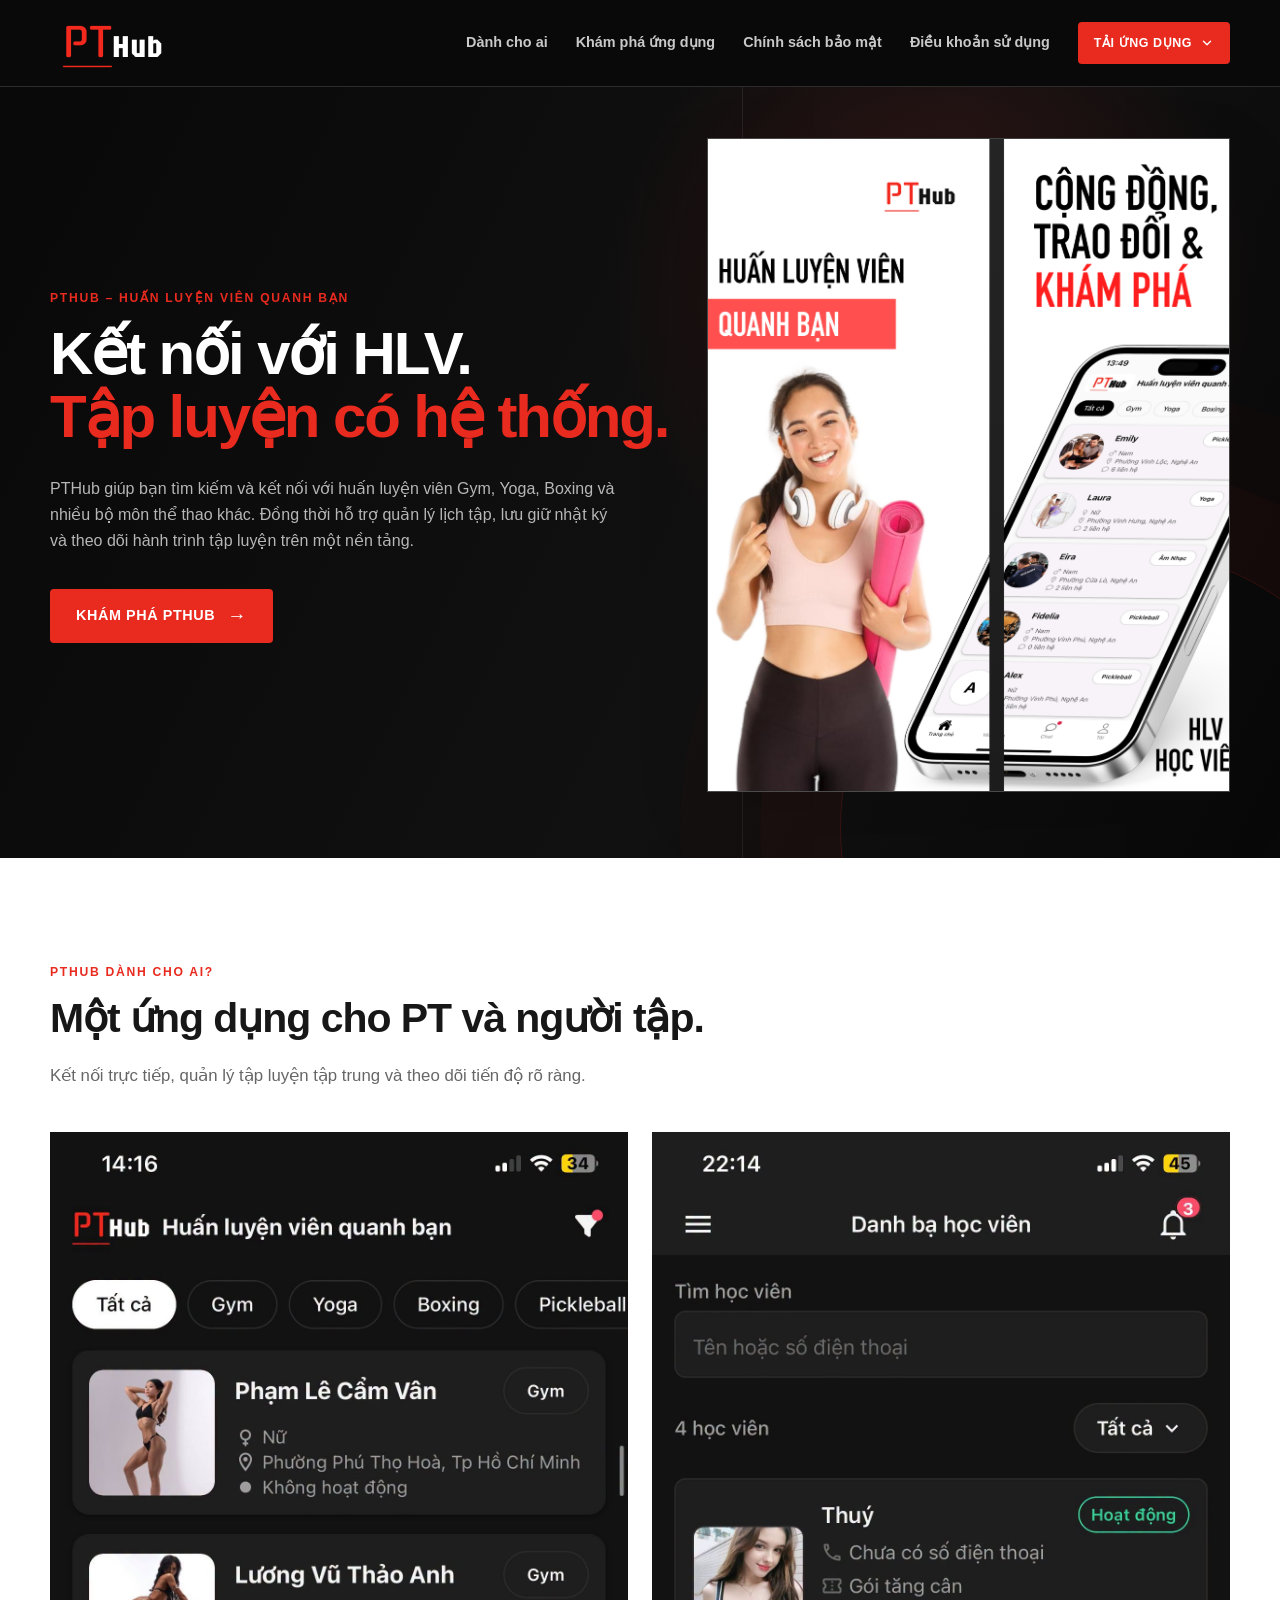
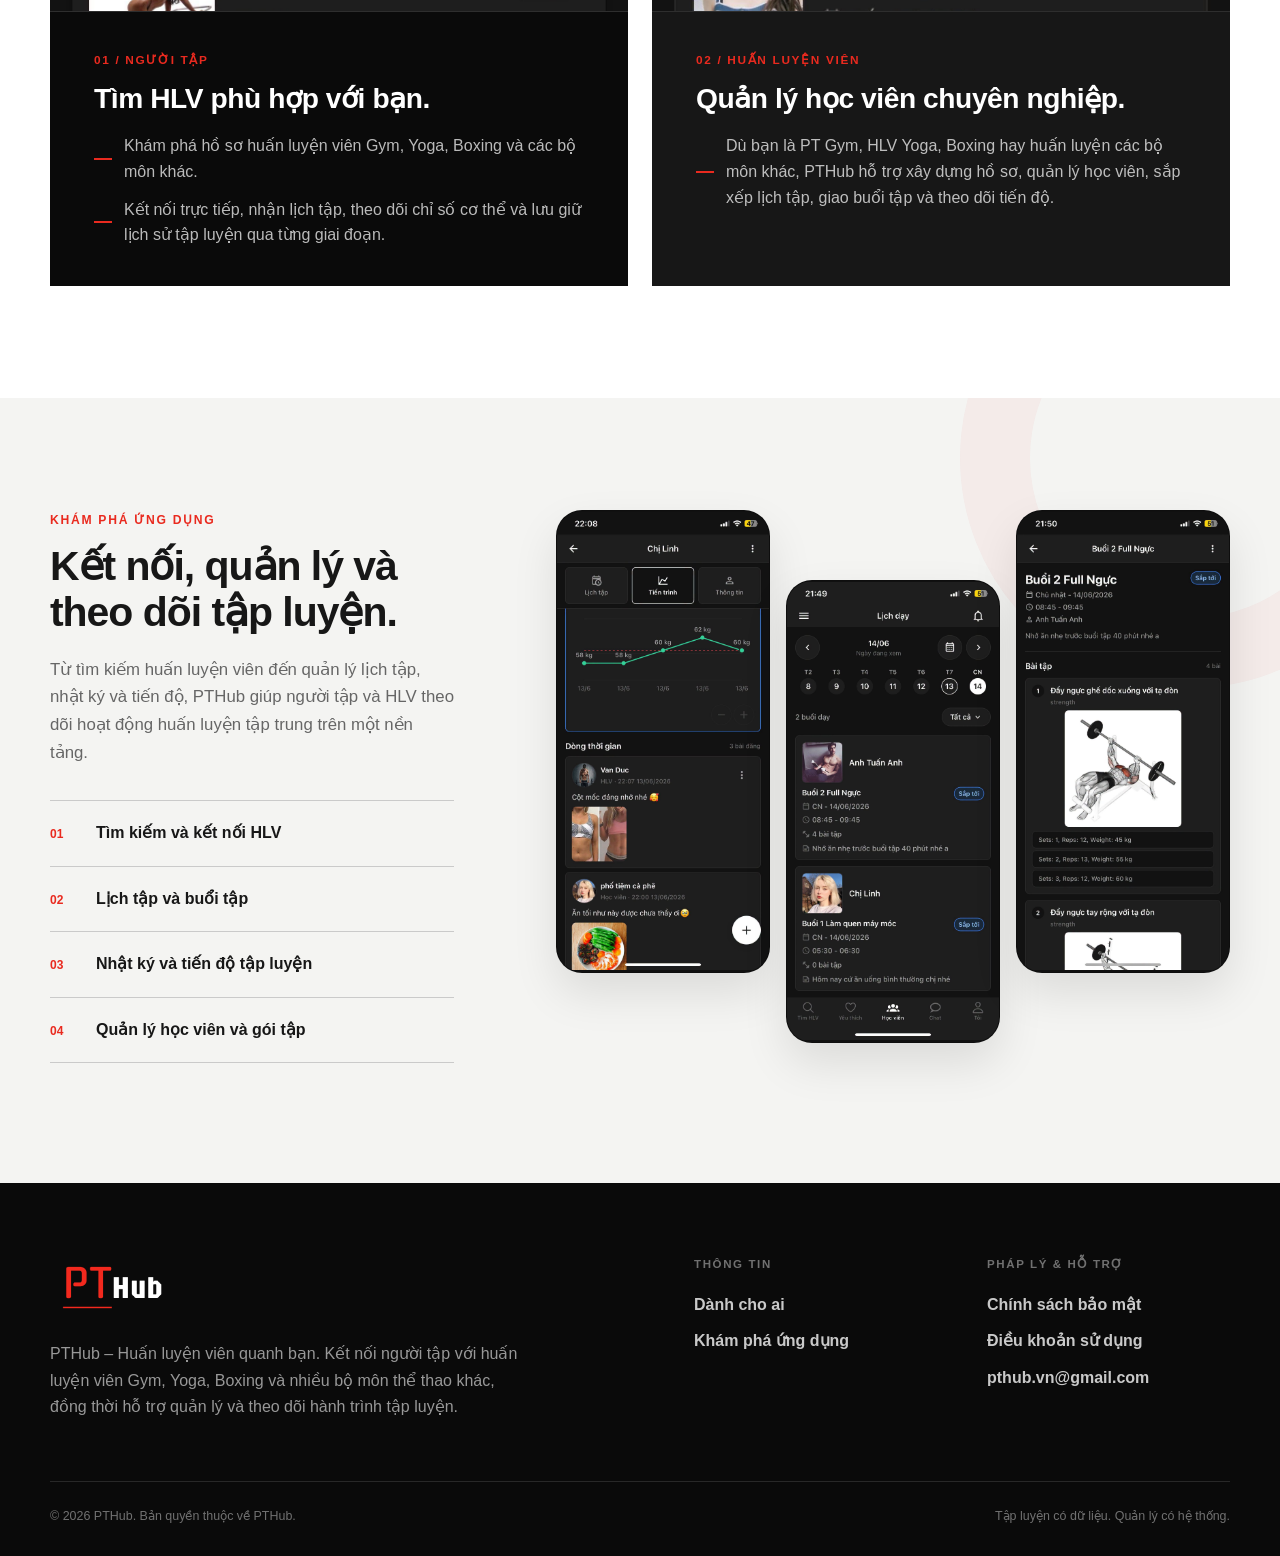
<file: index.html>
<!doctype html>
<html lang="vi">
  <head>
    <meta charset="utf-8">
    <meta name="viewport" content="width=device-width, initial-scale=1">
    <meta name="description" content="PTHub kết nối người tập và huấn luyện viên cá nhân trên một nền tảng thể hình hiện đại.">
    <meta name="theme-color" content="#0a0a0a">
    <title>PTHub — Kết nối để tập luyện tốt hơn</title>
    <link rel="icon" href="./assets/images/logo/logo512.png" type="image/png">
    <link rel="stylesheet" href="./assets/css/styles.css">
    <script src="./assets/js/main.js" defer></script>
  </head>
  <body>
    <a class="skip-link" href="#main-content">Chuyển đến nội dung chính</a>

    <header class="site-header">
      <div class="container header-inner">
        <a class="brand" href="./" aria-label="PTHub — Trang chủ">
          <img src="./assets/images/logo/logo2.png" alt="Logo PTHub" width="800" height="800">
        </a>
        <button class="nav-toggle" type="button" aria-expanded="false" aria-controls="site-navigation" aria-label="Mở menu" data-menu-button>
          <span></span>
        </button>
        <nav class="site-nav" id="site-navigation" aria-label="Điều hướng chính" data-site-navigation data-open="false">
          <a href="#doi-tuong">Dành cho ai</a>
          <a href="#ung-dung">Khám phá ứng dụng</a>
          <a href="./privacy/">Chính sách bảo mật</a>
          <a href="./terms/">Điều khoản sử dụng</a>
          <div class="download-dropdown" data-download-dropdown>
            <button class="download-button" type="button" aria-expanded="false" aria-controls="app-download-menu" aria-haspopup="true" data-download-button>
              <span>Tải ứng dụng</span>
              <svg class="download-chevron" viewBox="0 0 20 20" aria-hidden="true">
                <path d="m5 7.5 5 5 5-5" fill="none" stroke="currentColor" stroke-linecap="round" stroke-linejoin="round" stroke-width="2"></path>
              </svg>
            </button>
            <ul class="download-menu" id="app-download-menu" aria-label="Liên kết tải ứng dụng" data-download-menu hidden>
              <li>
                <a href="https://apps.apple.com/vn/app/pthub/id6758536469" target="_blank" rel="noopener noreferrer">
                  <svg class="store-icon" viewBox="0 0 24 24" aria-hidden="true">
                    <path d="M15.5 7.2c-1.1 0-2 .6-2.5.6s-1.5-.6-2.6-.6c-2.7 0-5 2.2-5 5.2 0 1.8.7 3.8 1.7 5.4 1 1.5 2 3 3.4 3 1.1 0 1.5-.7 2.7-.7 1.2 0 1.5.7 2.7.7 1.4 0 2.3-1.3 3.3-2.8.7-1 1-2 1.1-2.1-2.9-1.2-3.4-5.2-.5-6.9-.8-.5-2-.8-3.1-.8Z" fill="currentColor"></path>
                    <path d="M15.8 3c.1 1-.3 2-1 2.7-.7.7-1.7 1.2-2.7 1.1-.1-.9.4-1.9 1-2.6.7-.7 1.8-1.2 2.7-1.2Z" fill="currentColor"></path>
                  </svg>
                  <span>Apple App Store</span>
                </a>
              </li>
              <li>
                <a href="https://play.google.com/store/apps/details?id=com.pthub.app" target="_blank" rel="noopener noreferrer">
                  <svg class="store-icon" viewBox="0 0 24 24" aria-hidden="true">
                    <path d="M3 2 13.6 12 3 22Z" fill="#34a853"></path>
                    <path d="m3 2 13 7.2-2.4 2.8Z" fill="#4285f4"></path>
                    <path d="m13.6 12 2.4 2.8L3 22Z" fill="#fbbc04"></path>
                    <path d="m16 9.2 5 2.8-5 2.8-2.4-2.8Z" fill="#ea4335"></path>
                  </svg>
                  <span>Google Play</span>
                </a>
              </li>
            </ul>
          </div>
        </nav>
      </div>
    </header>

    <main id="main-content">
      <section class="hero" aria-labelledby="hero-title">
        <div class="container hero-inner">
          <div class="hero-copy">
            <p class="eyebrow">PTHUB – HUẤN LUYỆN VIÊN QUANH BẠN</p>
            <h1 id="hero-title">Kết nối với HLV.<span>Tập luyện có hệ thống.</span></h1>
            <p>PTHub giúp bạn tìm kiếm và kết nối với huấn luyện viên Gym, Yoga, Boxing và nhiều bộ môn thể thao khác. Đồng thời hỗ trợ quản lý lịch tập, lưu giữ nhật ký và theo dõi hành trình tập luyện trên một nền tảng.</p>
            <a class="button" href="#doi-tuong">Khám phá PTHub</a>
          </div>
          <div class="media-placeholder hero-media">
            <img src="./assets/images/app/hero-fitness.png" alt="PTHub kết nối người tập với huấn luyện viên quanh bạn" width="2307" height="2688" decoding="async" fetchpriority="high">
          </div>
        </div>
      </section>

      <section class="audiences" id="doi-tuong" aria-labelledby="audiences-title">
        <div class="container">
          <div class="section-heading">
            <p class="eyebrow">PTHub dành cho ai?</p>
            <h2 id="audiences-title">Một ứng dụng cho PT và người tập.</h2>
            <p>Kết nối trực tiếp, quản lý tập luyện tập trung và theo dõi tiến độ rõ ràng.</p>
          </div>
          <div class="audience-grid">
            <article class="audience-card">
              <div class="audience-media">
                <img src="./assets/images/app/fitness-user.jpeg" alt="Màn hình PTHub dành cho người tập tìm kiếm huấn luyện viên" width="1242" height="2688" loading="lazy" decoding="async">
              </div>
              <div class="audience-content">
                <span class="audience-index">01 / NGƯỜI TẬP</span>
                <h3>Tìm HLV phù hợp với bạn.</h3>
                <ul class="feature-list">
                  <li>Khám phá hồ sơ huấn luyện viên Gym, Yoga, Boxing và các bộ môn khác.</li>
                  <li>Kết nối trực tiếp, nhận lịch tập, theo dõi chỉ số cơ thể và lưu giữ lịch sử tập luyện qua từng giai đoạn.</li>
                </ul>
              </div>
            </article>
            <article class="audience-card">
              <div class="audience-media">
                <img src="./assets/images/app/personal-trainer.jpeg" alt="Màn hình PTHub dành cho huấn luyện viên quản lý học viên" width="1242" height="2688" loading="lazy" decoding="async">
              </div>
              <div class="audience-content">
                <span class="audience-index">02 / HUẤN LUYỆN VIÊN</span>
                <h3>Quản lý học viên chuyên nghiệp.</h3>
                <ul class="feature-list">
                  <li>Dù bạn là PT Gym, HLV Yoga, Boxing hay huấn luyện các bộ môn khác, PTHub hỗ trợ xây dựng hồ sơ, quản lý học viên, sắp xếp lịch tập, giao buổi tập và theo dõi tiến độ.</li>
                </ul>
              </div>
            </article>
          </div>
        </div>
      </section>

      <section class="app-showcase" id="ung-dung" aria-labelledby="app-title">
        <div class="container app-grid">
          <div class="app-copy">
            <div class="section-heading">
              <p class="eyebrow">Khám phá ứng dụng</p>
              <h2 id="app-title">Kết nối, quản lý và theo dõi tập luyện.</h2>
              <p>Từ tìm kiếm huấn luyện viên đến quản lý lịch tập, nhật ký và tiến độ, PTHub giúp người tập và HLV theo dõi hoạt động huấn luyện tập trung trên một nền tảng.</p>
            </div>
            <ol class="capability-list">
              <li><span>01</span><strong>Tìm kiếm và kết nối HLV</strong></li>
              <li><span>02</span><strong>Lịch tập và buổi tập</strong></li>
              <li><span>03</span><strong>Nhật ký và tiến độ tập luyện</strong></li>
              <li><span>04</span><strong>Quản lý học viên và gói tập</strong></li>
            </ol>
          </div>
          <div class="screen-grid" role="region" aria-label="Các vị trí dành cho ảnh chụp màn hình ứng dụng" tabindex="0">
            <figure class="screen-placeholder">
              <img src="./assets/images/app/app-discover.jpeg" alt="Màn hình khám phá huấn luyện viên trên PTHub" width="1242" height="2688" loading="lazy" decoding="async">
            </figure>
            <figure class="screen-placeholder">
              <img src="./assets/images/app/app-trainer-profile.jpeg" alt="Màn hình hồ sơ và tiến trình tập luyện trên PTHub" width="1242" height="2688" loading="lazy" decoding="async">
            </figure>
            <figure class="screen-placeholder">
              <img src="./assets/images/app/app-training-management.jpeg" alt="Màn hình quản lý buổi tập trên PTHub" width="1242" height="2688" loading="lazy" decoding="async">
            </figure>
          </div>
        </div>
      </section>
    </main>

    <footer class="site-footer">
      <div class="container footer-main">
        <div class="footer-brand">
          <a class="brand" href="./" aria-label="PTHub — Trang chủ">
            <img src="./assets/images/logo/logo2.png" alt="Logo PTHub" width="800" height="800">
          </a>
          <p>PTHub – Huấn luyện viên quanh bạn. Kết nối người tập với huấn luyện viên Gym, Yoga, Boxing và nhiều bộ môn thể thao khác, đồng thời hỗ trợ quản lý và theo dõi hành trình tập luyện.</p>
        </div>
        <div>
          <p class="footer-title">Thông tin</p>
          <ul class="footer-links">
            <li><a href="#doi-tuong">Dành cho ai</a></li>
            <li><a href="#ung-dung">Khám phá ứng dụng</a></li>
          </ul>
        </div>
        <div>
          <p class="footer-title">Pháp lý &amp; hỗ trợ</p>
          <ul class="footer-links">
            <li><a href="./privacy/">Chính sách bảo mật</a></li>
            <li><a href="./terms/">Điều khoản sử dụng</a></li>
            <li><a href="mailto:pthub.vn@gmail.com">pthub.vn@gmail.com</a></li>
          </ul>
        </div>
      </div>
      <div class="container footer-bottom">
        <span>© 2026 PTHub. Bản quyền thuộc về PTHub.</span>
        <span>Tập luyện có dữ liệu. Quản lý có hệ thống.</span>
      </div>
    </footer>
  </body>
</html>
</file>
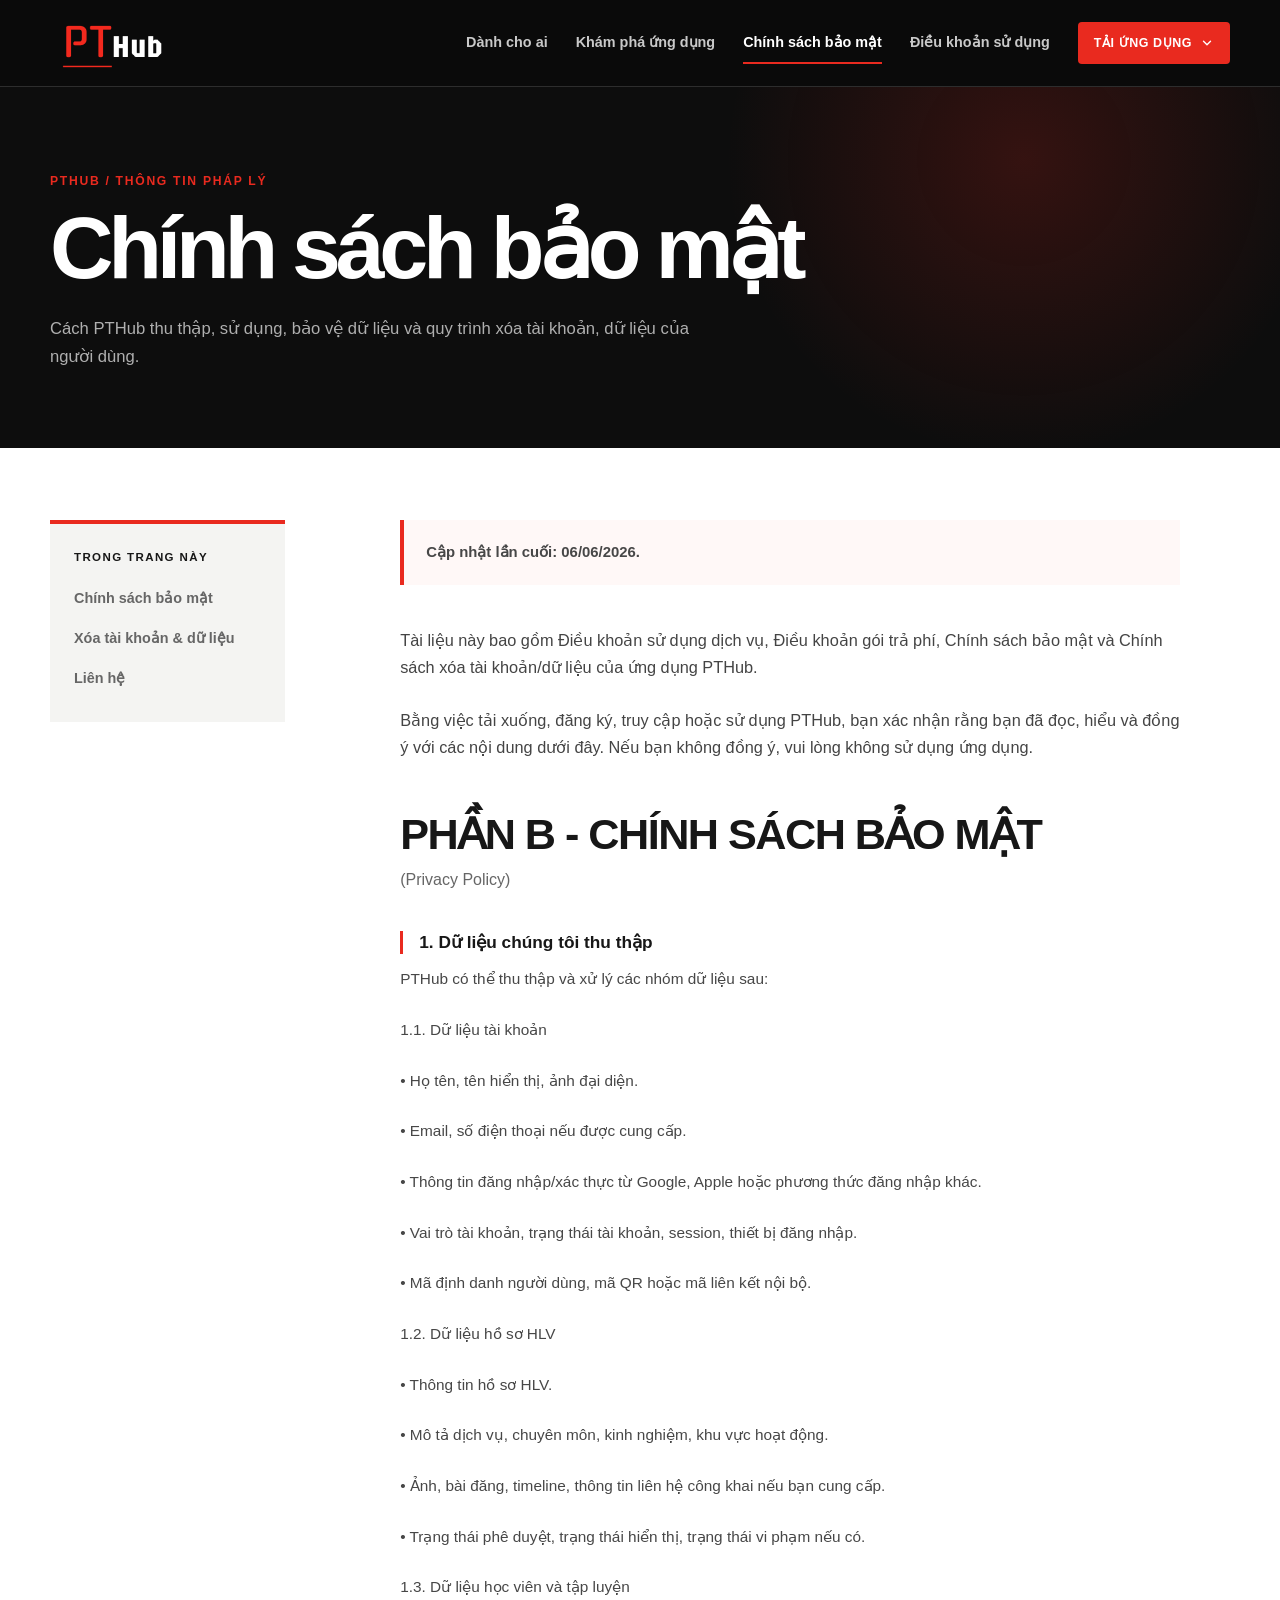
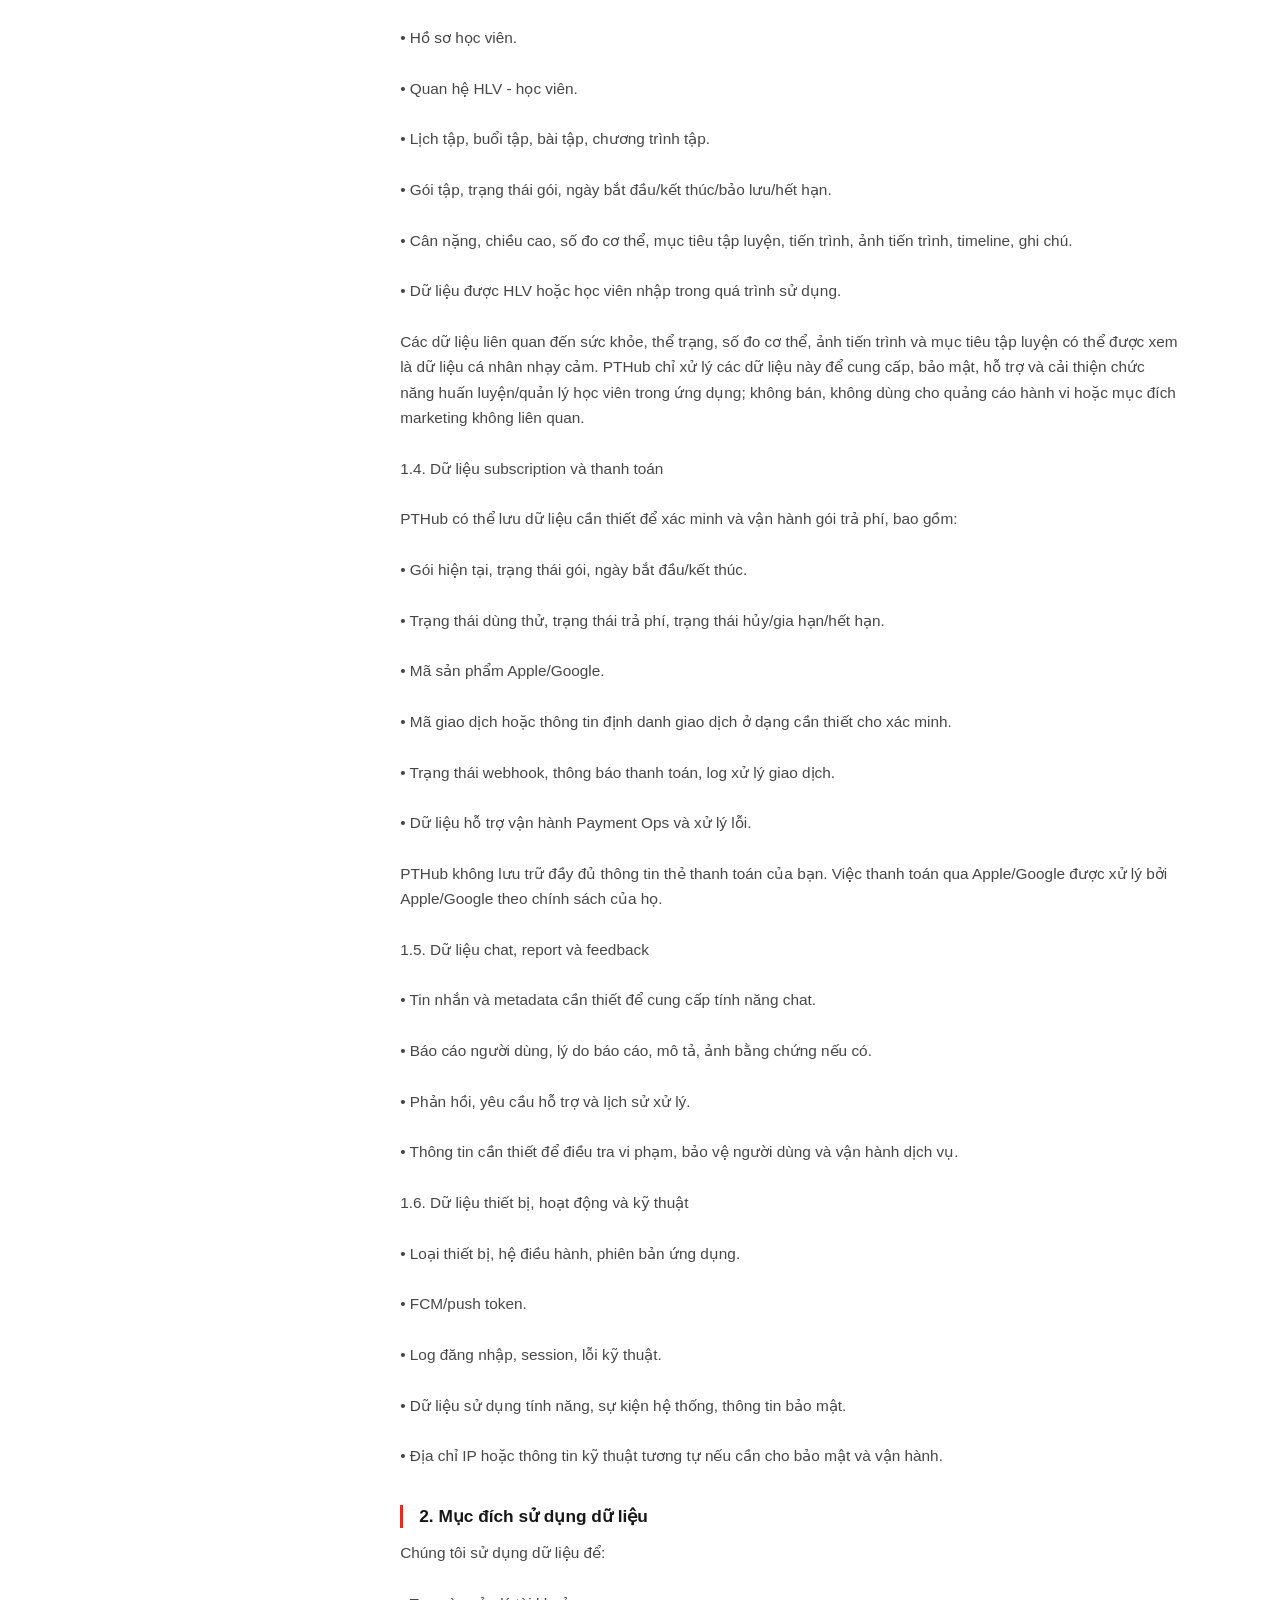
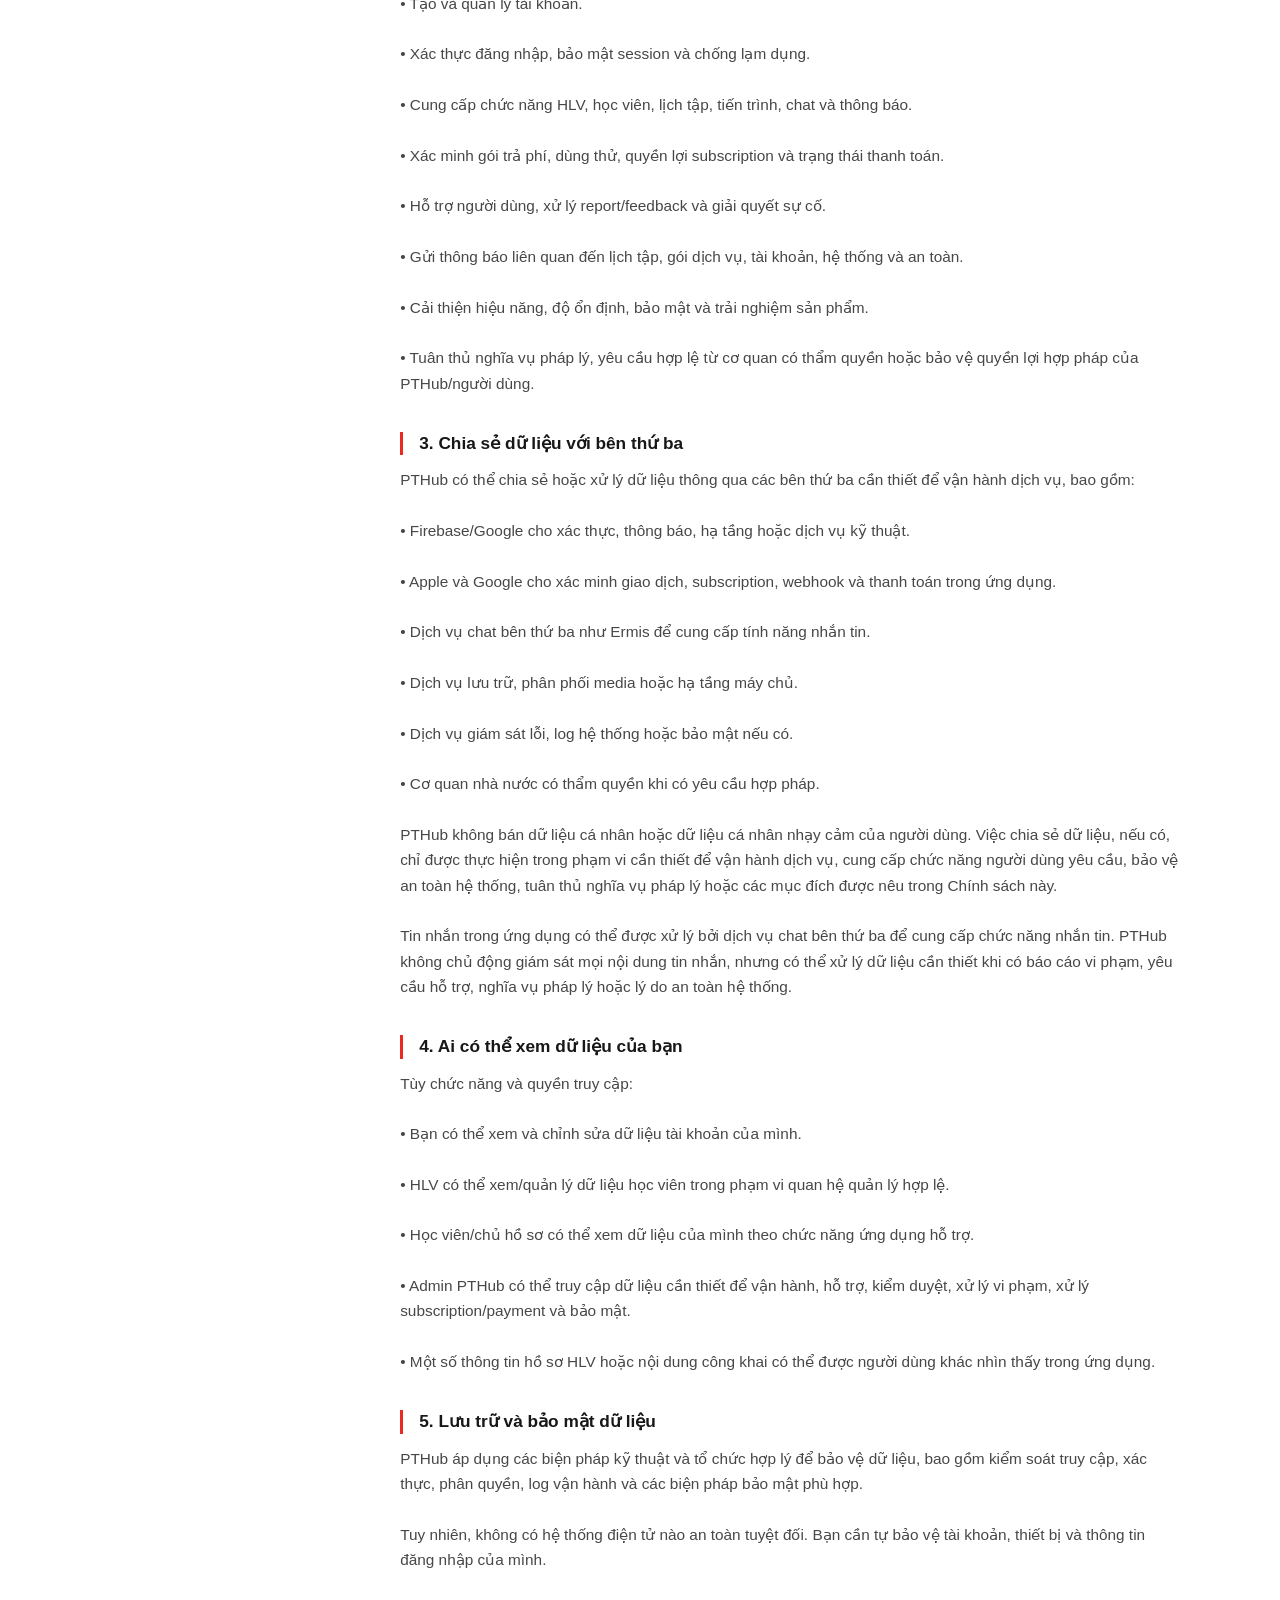
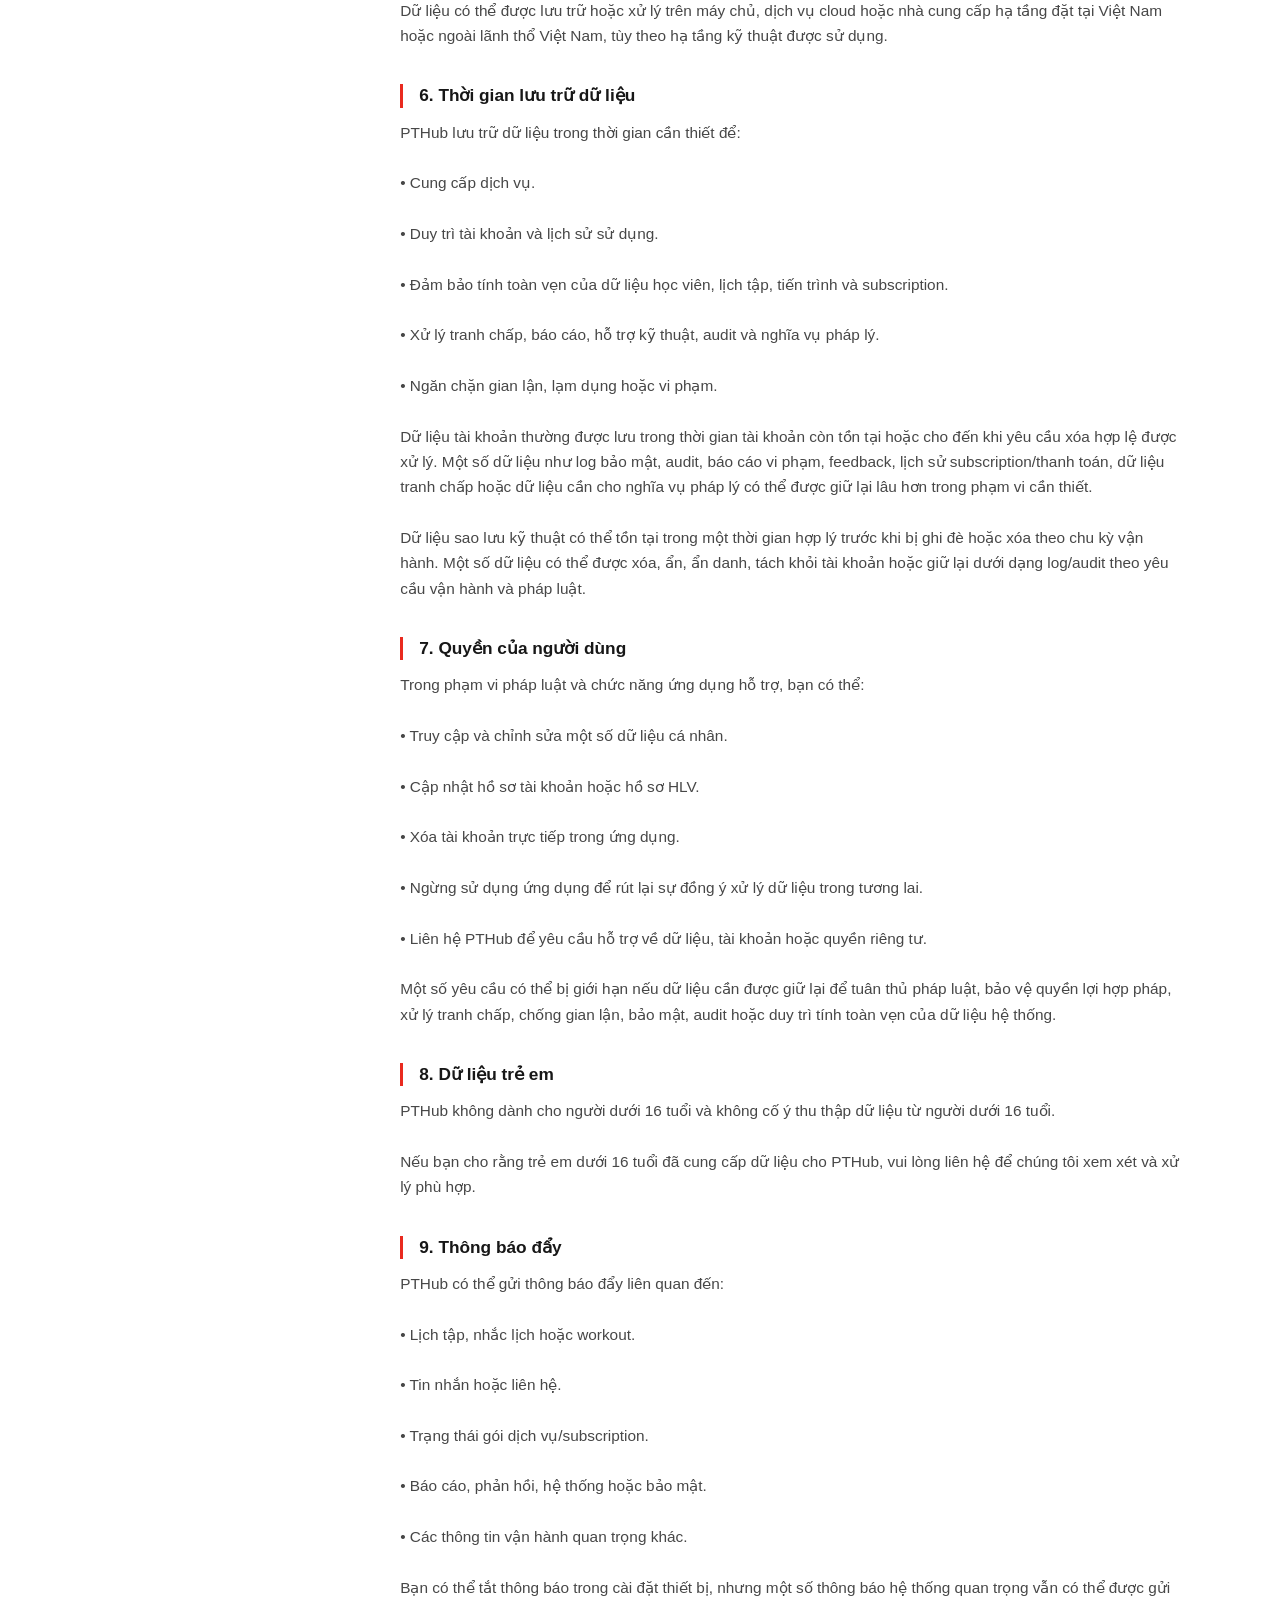
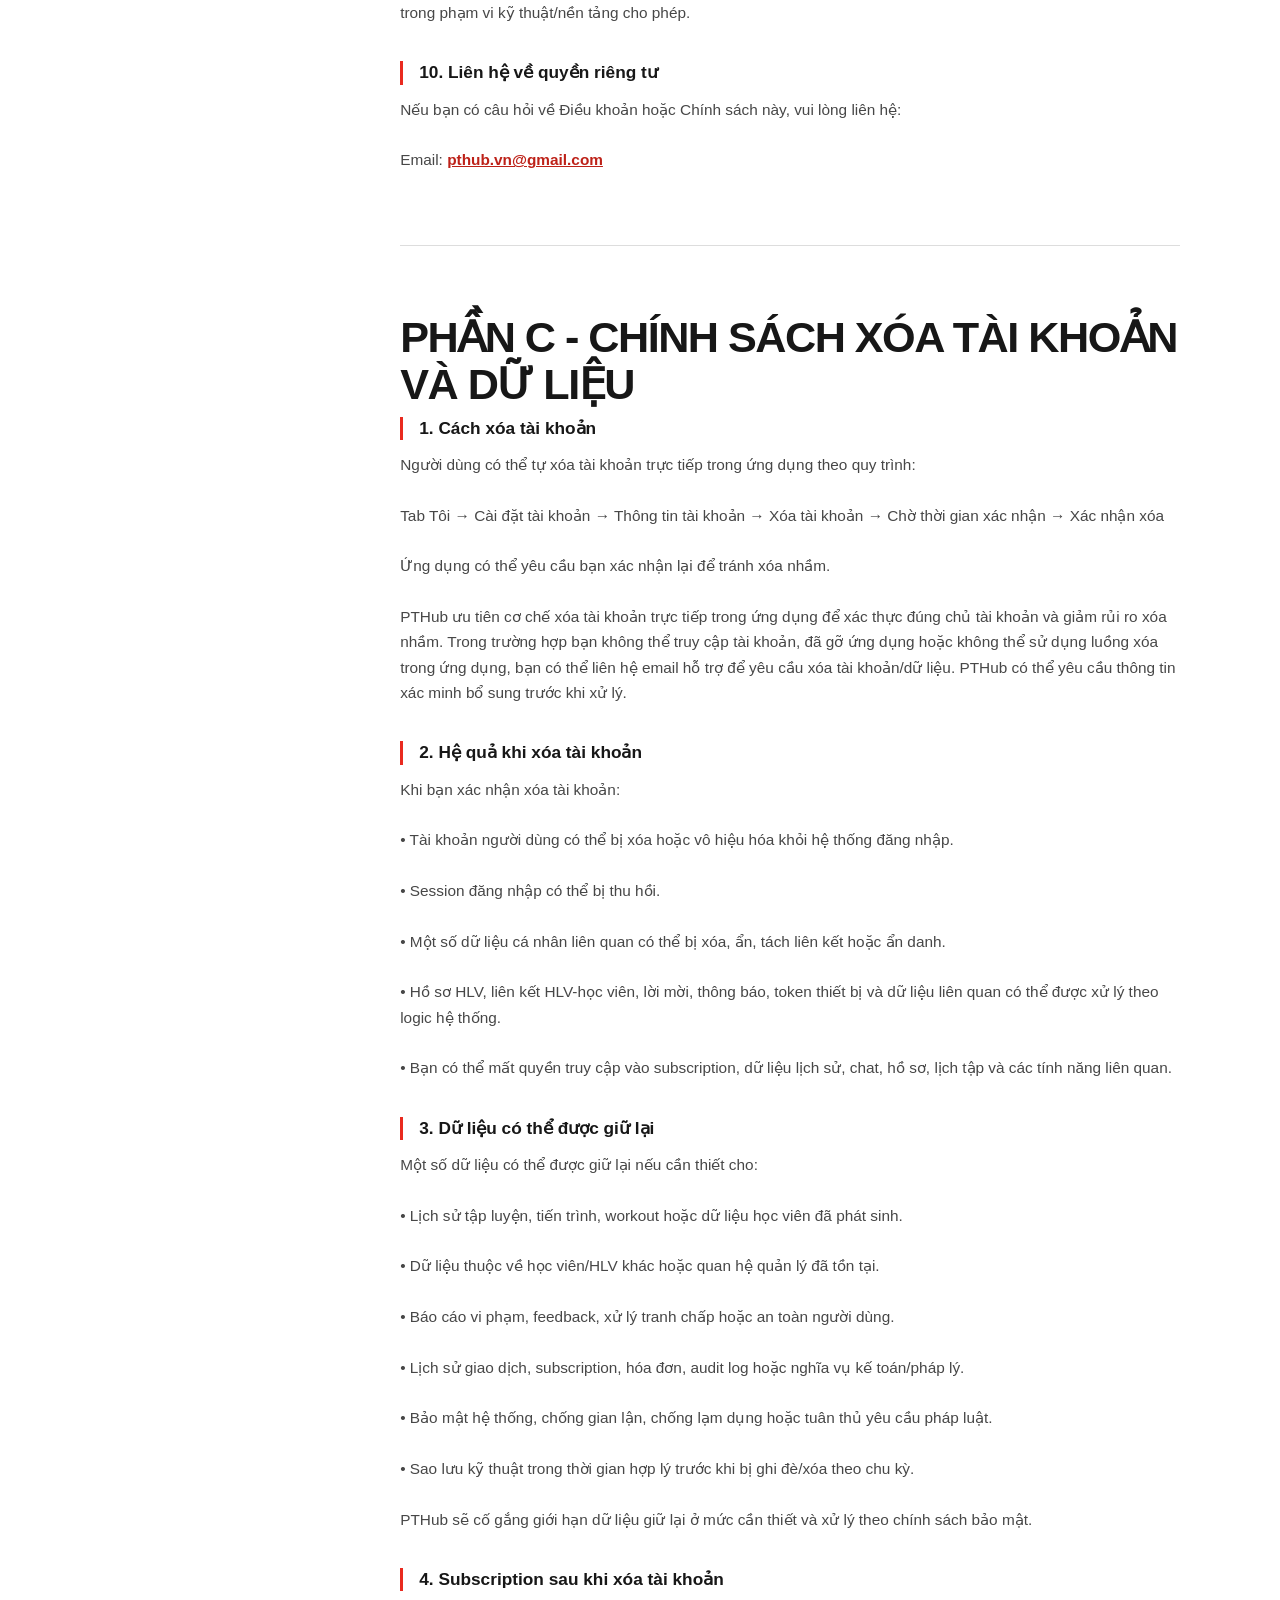
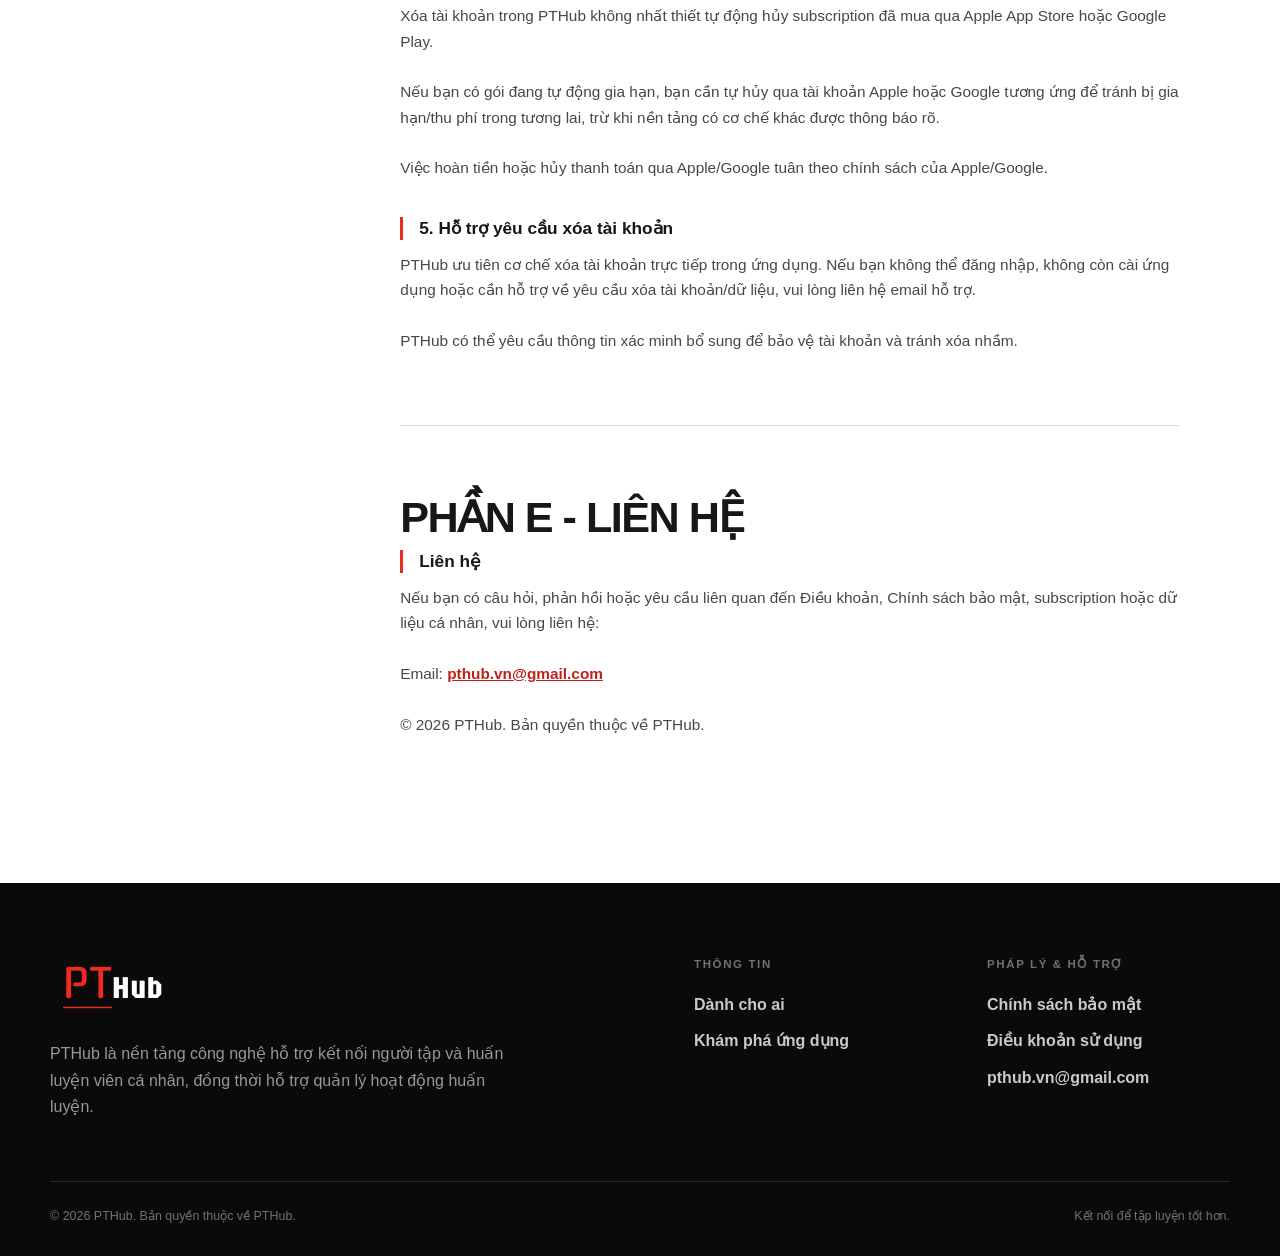
<file: privacy/index.html>
<!doctype html>
<html lang="vi">
  <head>
    <meta charset="utf-8">
    <meta name="viewport" content="width=device-width, initial-scale=1">
    <meta name="description" content="Chính sách bảo mật và chính sách xóa tài khoản, dữ liệu của PTHub.">
    <meta name="theme-color" content="#0a0a0a">
    <title>Chính sách bảo mật — PTHub</title>
    <link rel="icon" href="../assets/images/logo/logo512.png" type="image/png">
    <link rel="stylesheet" href="../assets/css/styles.css">
    <script src="../assets/js/main.js" defer></script>
  </head>
  <body>
    <a class="skip-link" href="#main-content">Chuyển đến nội dung chính</a>

    <header class="site-header site-header--solid">
      <div class="container header-inner">
        <a class="brand" href="../" aria-label="PTHub — Trang chủ">
          <img src="../assets/images/logo/logo2.png" alt="Logo PTHub" width="800" height="800">
        </a>
        <button class="nav-toggle" type="button" aria-expanded="false" aria-controls="site-navigation" aria-label="Mở menu" data-menu-button>
          <span></span>
        </button>
        <nav class="site-nav" id="site-navigation" aria-label="Điều hướng chính" data-site-navigation data-open="false">
          <a href="../#doi-tuong">Dành cho ai</a>
          <a href="../#ung-dung">Khám phá ứng dụng</a>
          <a href="./" aria-current="page">Chính sách bảo mật</a>
          <a href="../terms/">Điều khoản sử dụng</a>
          <div class="download-dropdown" data-download-dropdown>
            <button class="download-button" type="button" aria-expanded="false" aria-controls="app-download-menu" aria-haspopup="true" data-download-button>
              <span>Tải ứng dụng</span>
              <svg class="download-chevron" viewBox="0 0 20 20" aria-hidden="true">
                <path d="m5 7.5 5 5 5-5" fill="none" stroke="currentColor" stroke-linecap="round" stroke-linejoin="round" stroke-width="2"></path>
              </svg>
            </button>
            <ul class="download-menu" id="app-download-menu" aria-label="Liên kết tải ứng dụng" data-download-menu hidden>
              <li>
                <a href="https://apps.apple.com/vn/app/pthub/id6758536469" target="_blank" rel="noopener noreferrer">
                  <svg class="store-icon" viewBox="0 0 24 24" aria-hidden="true">
                    <path d="M15.5 7.2c-1.1 0-2 .6-2.5.6s-1.5-.6-2.6-.6c-2.7 0-5 2.2-5 5.2 0 1.8.7 3.8 1.7 5.4 1 1.5 2 3 3.4 3 1.1 0 1.5-.7 2.7-.7 1.2 0 1.5.7 2.7.7 1.4 0 2.3-1.3 3.3-2.8.7-1 1-2 1.1-2.1-2.9-1.2-3.4-5.2-.5-6.9-.8-.5-2-.8-3.1-.8Z" fill="currentColor"></path>
                    <path d="M15.8 3c.1 1-.3 2-1 2.7-.7.7-1.7 1.2-2.7 1.1-.1-.9.4-1.9 1-2.6.7-.7 1.8-1.2 2.7-1.2Z" fill="currentColor"></path>
                  </svg>
                  <span>Apple App Store</span>
                </a>
              </li>
              <li>
                <a href="https://play.google.com/store/apps/details?id=com.pthub.app" target="_blank" rel="noopener noreferrer">
                  <svg class="store-icon" viewBox="0 0 24 24" aria-hidden="true">
                    <path d="M3 2 13.6 12 3 22Z" fill="#34a853"></path>
                    <path d="m3 2 13 7.2-2.4 2.8Z" fill="#4285f4"></path>
                    <path d="m13.6 12 2.4 2.8L3 22Z" fill="#fbbc04"></path>
                    <path d="m16 9.2 5 2.8-5 2.8-2.4-2.8Z" fill="#ea4335"></path>
                  </svg>
                  <span>Google Play</span>
                </a>
              </li>
            </ul>
          </div>
        </nav>
      </div>
    </header>

    <main id="main-content">
      <header class="legal-hero">
        <div class="container">
          <p class="eyebrow">PTHub / Thông tin pháp lý</p>
          <h1>Chính sách bảo mật</h1>
          <p>Cách PTHub thu thập, sử dụng, bảo vệ dữ liệu và quy trình xóa tài khoản, dữ liệu của người dùng.</p>
        </div>
      </header>

      <div class="container legal-layout">
        <aside class="legal-toc" aria-label="Mục lục chính sách">
          <p>Trong trang này</p>
          <a href="#privacy">Chính sách bảo mật</a>
          <a href="#deletion">Xóa tài khoản &amp; dữ liệu</a>
          <a href="#contact">Liên hệ</a>
        </aside>

        <article class="legal-content">
          <p class="legal-source-note"><strong>Cập nhật lần cuối: 06/06/2026.</strong></p>
          <p class="legal-intro">Tài liệu này bao gồm Điều khoản sử dụng dịch vụ, Điều khoản gói trả phí, Chính sách bảo mật và Chính sách xóa tài khoản/dữ liệu của ứng dụng PTHub.

Bằng việc tải xuống, đăng ký, truy cập hoặc sử dụng PTHub, bạn xác nhận rằng bạn đã đọc, hiểu và đồng ý với các nội dung dưới đây. Nếu bạn không đồng ý, vui lòng không sử dụng ứng dụng.</p>

          <section class="legal-section" id="privacy">
            <h2>PHẦN B - CHÍNH SÁCH BẢO MẬT</h2>
            <p class="legal-subtitle">(Privacy Policy)</p>

            <div class="legal-item">
              <h3>1. Dữ liệu chúng tôi thu thập</h3>
              <p>PTHub có thể thu thập và xử lý các nhóm dữ liệu sau:

1.1. Dữ liệu tài khoản

• Họ tên, tên hiển thị, ảnh đại diện.

• Email, số điện thoại nếu được cung cấp.

• Thông tin đăng nhập/xác thực từ Google, Apple hoặc phương thức đăng nhập khác.

• Vai trò tài khoản, trạng thái tài khoản, session, thiết bị đăng nhập.

• Mã định danh người dùng, mã QR hoặc mã liên kết nội bộ.

1.2. Dữ liệu hồ sơ HLV

• Thông tin hồ sơ HLV.

• Mô tả dịch vụ, chuyên môn, kinh nghiệm, khu vực hoạt động.

• Ảnh, bài đăng, timeline, thông tin liên hệ công khai nếu bạn cung cấp.

• Trạng thái phê duyệt, trạng thái hiển thị, trạng thái vi phạm nếu có.

1.3. Dữ liệu học viên và tập luyện

• Hồ sơ học viên.

• Quan hệ HLV - học viên.

• Lịch tập, buổi tập, bài tập, chương trình tập.

• Gói tập, trạng thái gói, ngày bắt đầu/kết thúc/bảo lưu/hết hạn.

• Cân nặng, chiều cao, số đo cơ thể, mục tiêu tập luyện, tiến trình, ảnh tiến trình, timeline, ghi chú.

• Dữ liệu được HLV hoặc học viên nhập trong quá trình sử dụng.

Các dữ liệu liên quan đến sức khỏe, thể trạng, số đo cơ thể, ảnh tiến trình và mục tiêu tập luyện có thể được xem là dữ liệu cá nhân nhạy cảm. PTHub chỉ xử lý các dữ liệu này để cung cấp, bảo mật, hỗ trợ và cải thiện chức năng huấn luyện/quản lý học viên trong ứng dụng; không bán, không dùng cho quảng cáo hành vi hoặc mục đích marketing không liên quan.

1.4. Dữ liệu subscription và thanh toán

PTHub có thể lưu dữ liệu cần thiết để xác minh và vận hành gói trả phí, bao gồm:

• Gói hiện tại, trạng thái gói, ngày bắt đầu/kết thúc.

• Trạng thái dùng thử, trạng thái trả phí, trạng thái hủy/gia hạn/hết hạn.

• Mã sản phẩm Apple/Google.

• Mã giao dịch hoặc thông tin định danh giao dịch ở dạng cần thiết cho xác minh.

• Trạng thái webhook, thông báo thanh toán, log xử lý giao dịch.

• Dữ liệu hỗ trợ vận hành Payment Ops và xử lý lỗi.

PTHub không lưu trữ đầy đủ thông tin thẻ thanh toán của bạn. Việc thanh toán qua Apple/Google được xử lý bởi Apple/Google theo chính sách của họ.

1.5. Dữ liệu chat, report và feedback

• Tin nhắn và metadata cần thiết để cung cấp tính năng chat.

• Báo cáo người dùng, lý do báo cáo, mô tả, ảnh bằng chứng nếu có.

• Phản hồi, yêu cầu hỗ trợ và lịch sử xử lý.

• Thông tin cần thiết để điều tra vi phạm, bảo vệ người dùng và vận hành dịch vụ.

1.6. Dữ liệu thiết bị, hoạt động và kỹ thuật

• Loại thiết bị, hệ điều hành, phiên bản ứng dụng.

• FCM/push token.

• Log đăng nhập, session, lỗi kỹ thuật.

• Dữ liệu sử dụng tính năng, sự kiện hệ thống, thông tin bảo mật.

• Địa chỉ IP hoặc thông tin kỹ thuật tương tự nếu cần cho bảo mật và vận hành.</p>
            </div>

            <div class="legal-item">
              <h3>2. Mục đích sử dụng dữ liệu</h3>
              <p>Chúng tôi sử dụng dữ liệu để:

• Tạo và quản lý tài khoản.

• Xác thực đăng nhập, bảo mật session và chống lạm dụng.

• Cung cấp chức năng HLV, học viên, lịch tập, tiến trình, chat và thông báo.

• Xác minh gói trả phí, dùng thử, quyền lợi subscription và trạng thái thanh toán.

• Hỗ trợ người dùng, xử lý report/feedback và giải quyết sự cố.

• Gửi thông báo liên quan đến lịch tập, gói dịch vụ, tài khoản, hệ thống và an toàn.

• Cải thiện hiệu năng, độ ổn định, bảo mật và trải nghiệm sản phẩm.

• Tuân thủ nghĩa vụ pháp lý, yêu cầu hợp lệ từ cơ quan có thẩm quyền hoặc bảo vệ quyền lợi hợp pháp của PTHub/người dùng.</p>
            </div>

            <div class="legal-item">
              <h3>3. Chia sẻ dữ liệu với bên thứ ba</h3>
              <p>PTHub có thể chia sẻ hoặc xử lý dữ liệu thông qua các bên thứ ba cần thiết để vận hành dịch vụ, bao gồm:

• Firebase/Google cho xác thực, thông báo, hạ tầng hoặc dịch vụ kỹ thuật.

• Apple và Google cho xác minh giao dịch, subscription, webhook và thanh toán trong ứng dụng.

• Dịch vụ chat bên thứ ba như Ermis để cung cấp tính năng nhắn tin.

• Dịch vụ lưu trữ, phân phối media hoặc hạ tầng máy chủ.

• Dịch vụ giám sát lỗi, log hệ thống hoặc bảo mật nếu có.

• Cơ quan nhà nước có thẩm quyền khi có yêu cầu hợp pháp.

PTHub không bán dữ liệu cá nhân hoặc dữ liệu cá nhân nhạy cảm của người dùng. Việc chia sẻ dữ liệu, nếu có, chỉ được thực hiện trong phạm vi cần thiết để vận hành dịch vụ, cung cấp chức năng người dùng yêu cầu, bảo vệ an toàn hệ thống, tuân thủ nghĩa vụ pháp lý hoặc các mục đích được nêu trong Chính sách này.

Tin nhắn trong ứng dụng có thể được xử lý bởi dịch vụ chat bên thứ ba để cung cấp chức năng nhắn tin. PTHub không chủ động giám sát mọi nội dung tin nhắn, nhưng có thể xử lý dữ liệu cần thiết khi có báo cáo vi phạm, yêu cầu hỗ trợ, nghĩa vụ pháp lý hoặc lý do an toàn hệ thống.</p>
            </div>

            <div class="legal-item">
              <h3>4. Ai có thể xem dữ liệu của bạn</h3>
              <p>Tùy chức năng và quyền truy cập:

• Bạn có thể xem và chỉnh sửa dữ liệu tài khoản của mình.

• HLV có thể xem/quản lý dữ liệu học viên trong phạm vi quan hệ quản lý hợp lệ.

• Học viên/chủ hồ sơ có thể xem dữ liệu của mình theo chức năng ứng dụng hỗ trợ.

• Admin PTHub có thể truy cập dữ liệu cần thiết để vận hành, hỗ trợ, kiểm duyệt, xử lý vi phạm, xử lý subscription/payment và bảo mật.

• Một số thông tin hồ sơ HLV hoặc nội dung công khai có thể được người dùng khác nhìn thấy trong ứng dụng.</p>
            </div>

            <div class="legal-item">
              <h3>5. Lưu trữ và bảo mật dữ liệu</h3>
              <p>PTHub áp dụng các biện pháp kỹ thuật và tổ chức hợp lý để bảo vệ dữ liệu, bao gồm kiểm soát truy cập, xác thực, phân quyền, log vận hành và các biện pháp bảo mật phù hợp.

Tuy nhiên, không có hệ thống điện tử nào an toàn tuyệt đối. Bạn cần tự bảo vệ tài khoản, thiết bị và thông tin đăng nhập của mình.

Dữ liệu có thể được lưu trữ hoặc xử lý trên máy chủ, dịch vụ cloud hoặc nhà cung cấp hạ tầng đặt tại Việt Nam hoặc ngoài lãnh thổ Việt Nam, tùy theo hạ tầng kỹ thuật được sử dụng.</p>
            </div>

            <div class="legal-item">
              <h3>6. Thời gian lưu trữ dữ liệu</h3>
              <p>PTHub lưu trữ dữ liệu trong thời gian cần thiết để:

• Cung cấp dịch vụ.

• Duy trì tài khoản và lịch sử sử dụng.

• Đảm bảo tính toàn vẹn của dữ liệu học viên, lịch tập, tiến trình và subscription.

• Xử lý tranh chấp, báo cáo, hỗ trợ kỹ thuật, audit và nghĩa vụ pháp lý.

• Ngăn chặn gian lận, lạm dụng hoặc vi phạm.

Dữ liệu tài khoản thường được lưu trong thời gian tài khoản còn tồn tại hoặc cho đến khi yêu cầu xóa hợp lệ được xử lý. Một số dữ liệu như log bảo mật, audit, báo cáo vi phạm, feedback, lịch sử subscription/thanh toán, dữ liệu tranh chấp hoặc dữ liệu cần cho nghĩa vụ pháp lý có thể được giữ lại lâu hơn trong phạm vi cần thiết.

Dữ liệu sao lưu kỹ thuật có thể tồn tại trong một thời gian hợp lý trước khi bị ghi đè hoặc xóa theo chu kỳ vận hành. Một số dữ liệu có thể được xóa, ẩn, ẩn danh, tách khỏi tài khoản hoặc giữ lại dưới dạng log/audit theo yêu cầu vận hành và pháp luật.</p>
            </div>

            <div class="legal-item">
              <h3>7. Quyền của người dùng</h3>
              <p>Trong phạm vi pháp luật và chức năng ứng dụng hỗ trợ, bạn có thể:

• Truy cập và chỉnh sửa một số dữ liệu cá nhân.

• Cập nhật hồ sơ tài khoản hoặc hồ sơ HLV.

• Xóa tài khoản trực tiếp trong ứng dụng.

• Ngừng sử dụng ứng dụng để rút lại sự đồng ý xử lý dữ liệu trong tương lai.

• Liên hệ PTHub để yêu cầu hỗ trợ về dữ liệu, tài khoản hoặc quyền riêng tư.

Một số yêu cầu có thể bị giới hạn nếu dữ liệu cần được giữ lại để tuân thủ pháp luật, bảo vệ quyền lợi hợp pháp, xử lý tranh chấp, chống gian lận, bảo mật, audit hoặc duy trì tính toàn vẹn của dữ liệu hệ thống.</p>
            </div>

            <div class="legal-item">
              <h3>8. Dữ liệu trẻ em</h3>
              <p>PTHub không dành cho người dưới 16 tuổi và không cố ý thu thập dữ liệu từ người dưới 16 tuổi.

Nếu bạn cho rằng trẻ em dưới 16 tuổi đã cung cấp dữ liệu cho PTHub, vui lòng liên hệ để chúng tôi xem xét và xử lý phù hợp.</p>
            </div>

            <div class="legal-item">
              <h3>9. Thông báo đẩy</h3>
              <p>PTHub có thể gửi thông báo đẩy liên quan đến:

• Lịch tập, nhắc lịch hoặc workout.

• Tin nhắn hoặc liên hệ.

• Trạng thái gói dịch vụ/subscription.

• Báo cáo, phản hồi, hệ thống hoặc bảo mật.

• Các thông tin vận hành quan trọng khác.

Bạn có thể tắt thông báo trong cài đặt thiết bị, nhưng một số thông báo hệ thống quan trọng vẫn có thể được gửi trong phạm vi kỹ thuật/nền tảng cho phép.</p>
            </div>

            <div class="legal-item">
              <h3>10. Liên hệ về quyền riêng tư</h3>
              <p>Nếu bạn có câu hỏi về Điều khoản hoặc Chính sách này, vui lòng liên hệ:

Email: <a href="mailto:pthub.vn@gmail.com">pthub.vn@gmail.com</a></p>
            </div>
          </section>

          <section class="legal-section" id="deletion">
            <h2>PHẦN C - CHÍNH SÁCH XÓA TÀI KHOẢN VÀ DỮ LIỆU</h2>

            <div class="legal-item">
              <h3>1. Cách xóa tài khoản</h3>
              <p>Người dùng có thể tự xóa tài khoản trực tiếp trong ứng dụng theo quy trình:

Tab Tôi → Cài đặt tài khoản → Thông tin tài khoản → Xóa tài khoản → Chờ thời gian xác nhận → Xác nhận xóa

Ứng dụng có thể yêu cầu bạn xác nhận lại để tránh xóa nhầm.

PTHub ưu tiên cơ chế xóa tài khoản trực tiếp trong ứng dụng để xác thực đúng chủ tài khoản và giảm rủi ro xóa nhầm. Trong trường hợp bạn không thể truy cập tài khoản, đã gỡ ứng dụng hoặc không thể sử dụng luồng xóa trong ứng dụng, bạn có thể liên hệ email hỗ trợ để yêu cầu xóa tài khoản/dữ liệu. PTHub có thể yêu cầu thông tin xác minh bổ sung trước khi xử lý.</p>
            </div>

            <div class="legal-item">
              <h3>2. Hệ quả khi xóa tài khoản</h3>
              <p>Khi bạn xác nhận xóa tài khoản:

• Tài khoản người dùng có thể bị xóa hoặc vô hiệu hóa khỏi hệ thống đăng nhập.

• Session đăng nhập có thể bị thu hồi.

• Một số dữ liệu cá nhân liên quan có thể bị xóa, ẩn, tách liên kết hoặc ẩn danh.

• Hồ sơ HLV, liên kết HLV-học viên, lời mời, thông báo, token thiết bị và dữ liệu liên quan có thể được xử lý theo logic hệ thống.

• Bạn có thể mất quyền truy cập vào subscription, dữ liệu lịch sử, chat, hồ sơ, lịch tập và các tính năng liên quan.</p>
            </div>

            <div class="legal-item">
              <h3>3. Dữ liệu có thể được giữ lại</h3>
              <p>Một số dữ liệu có thể được giữ lại nếu cần thiết cho:

• Lịch sử tập luyện, tiến trình, workout hoặc dữ liệu học viên đã phát sinh.

• Dữ liệu thuộc về học viên/HLV khác hoặc quan hệ quản lý đã tồn tại.

• Báo cáo vi phạm, feedback, xử lý tranh chấp hoặc an toàn người dùng.

• Lịch sử giao dịch, subscription, hóa đơn, audit log hoặc nghĩa vụ kế toán/pháp lý.

• Bảo mật hệ thống, chống gian lận, chống lạm dụng hoặc tuân thủ yêu cầu pháp luật.

• Sao lưu kỹ thuật trong thời gian hợp lý trước khi bị ghi đè/xóa theo chu kỳ.

PTHub sẽ cố gắng giới hạn dữ liệu giữ lại ở mức cần thiết và xử lý theo chính sách bảo mật.</p>
            </div>

            <div class="legal-item">
              <h3>4. Subscription sau khi xóa tài khoản</h3>
              <p>Xóa tài khoản trong PTHub không nhất thiết tự động hủy subscription đã mua qua Apple App Store hoặc Google Play.

Nếu bạn có gói đang tự động gia hạn, bạn cần tự hủy qua tài khoản Apple hoặc Google tương ứng để tránh bị gia hạn/thu phí trong tương lai, trừ khi nền tảng có cơ chế khác được thông báo rõ.

Việc hoàn tiền hoặc hủy thanh toán qua Apple/Google tuân theo chính sách của Apple/Google.</p>
            </div>

            <div class="legal-item">
              <h3>5. Hỗ trợ yêu cầu xóa tài khoản</h3>
              <p>PTHub ưu tiên cơ chế xóa tài khoản trực tiếp trong ứng dụng. Nếu bạn không thể đăng nhập, không còn cài ứng dụng hoặc cần hỗ trợ về yêu cầu xóa tài khoản/dữ liệu, vui lòng liên hệ email hỗ trợ.

PTHub có thể yêu cầu thông tin xác minh bổ sung để bảo vệ tài khoản và tránh xóa nhầm.</p>
            </div>
          </section>

          <section class="legal-section" id="contact">
            <h2>PHẦN E - LIÊN HỆ</h2>
            <div class="legal-item">
              <h3>Liên hệ</h3>
              <p>Nếu bạn có câu hỏi, phản hồi hoặc yêu cầu liên quan đến Điều khoản, Chính sách bảo mật, subscription hoặc dữ liệu cá nhân, vui lòng liên hệ:

Email: <a href="mailto:pthub.vn@gmail.com">pthub.vn@gmail.com</a>

© 2026 PTHub. Bản quyền thuộc về PTHub.</p>
            </div>
          </section>
        </article>
      </div>
    </main>

    <footer class="site-footer">
      <div class="container footer-main">
        <div class="footer-brand">
          <a class="brand" href="../" aria-label="PTHub — Trang chủ">
            <img src="../assets/images/logo/logo2.png" alt="Logo PTHub" width="800" height="800">
          </a>
          <p>PTHub là nền tảng công nghệ hỗ trợ kết nối người tập và huấn luyện viên cá nhân, đồng thời hỗ trợ quản lý hoạt động huấn luyện.</p>
        </div>
        <div>
          <p class="footer-title">Thông tin</p>
          <ul class="footer-links">
            <li><a href="../#doi-tuong">Dành cho ai</a></li>
            <li><a href="../#ung-dung">Khám phá ứng dụng</a></li>
          </ul>
        </div>
        <div>
          <p class="footer-title">Pháp lý &amp; hỗ trợ</p>
          <ul class="footer-links">
            <li><a href="./">Chính sách bảo mật</a></li>
            <li><a href="../terms/">Điều khoản sử dụng</a></li>
            <li><a href="mailto:pthub.vn@gmail.com">pthub.vn@gmail.com</a></li>
          </ul>
        </div>
      </div>
      <div class="container footer-bottom">
        <span>© 2026 PTHub. Bản quyền thuộc về PTHub.</span>
        <span>Kết nối để tập luyện tốt hơn.</span>
      </div>
    </footer>
  </body>
</html>
</file>
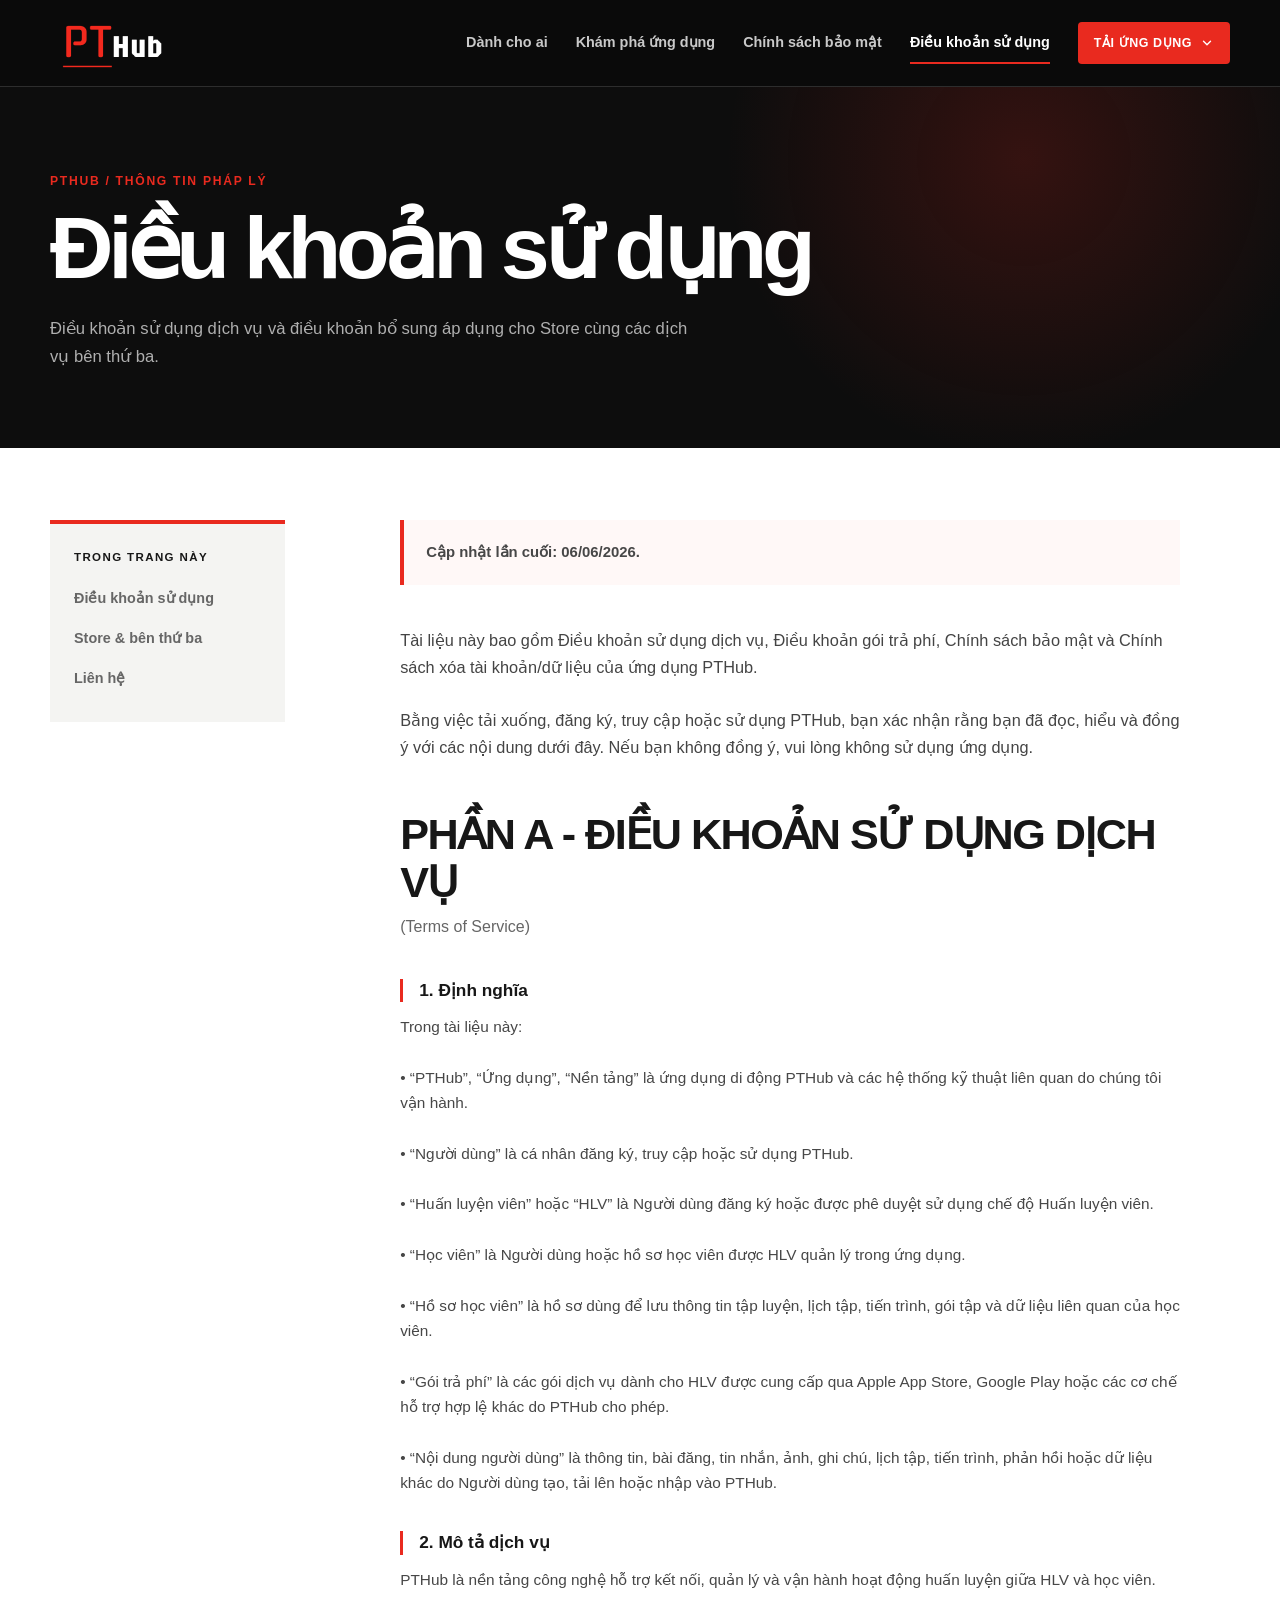
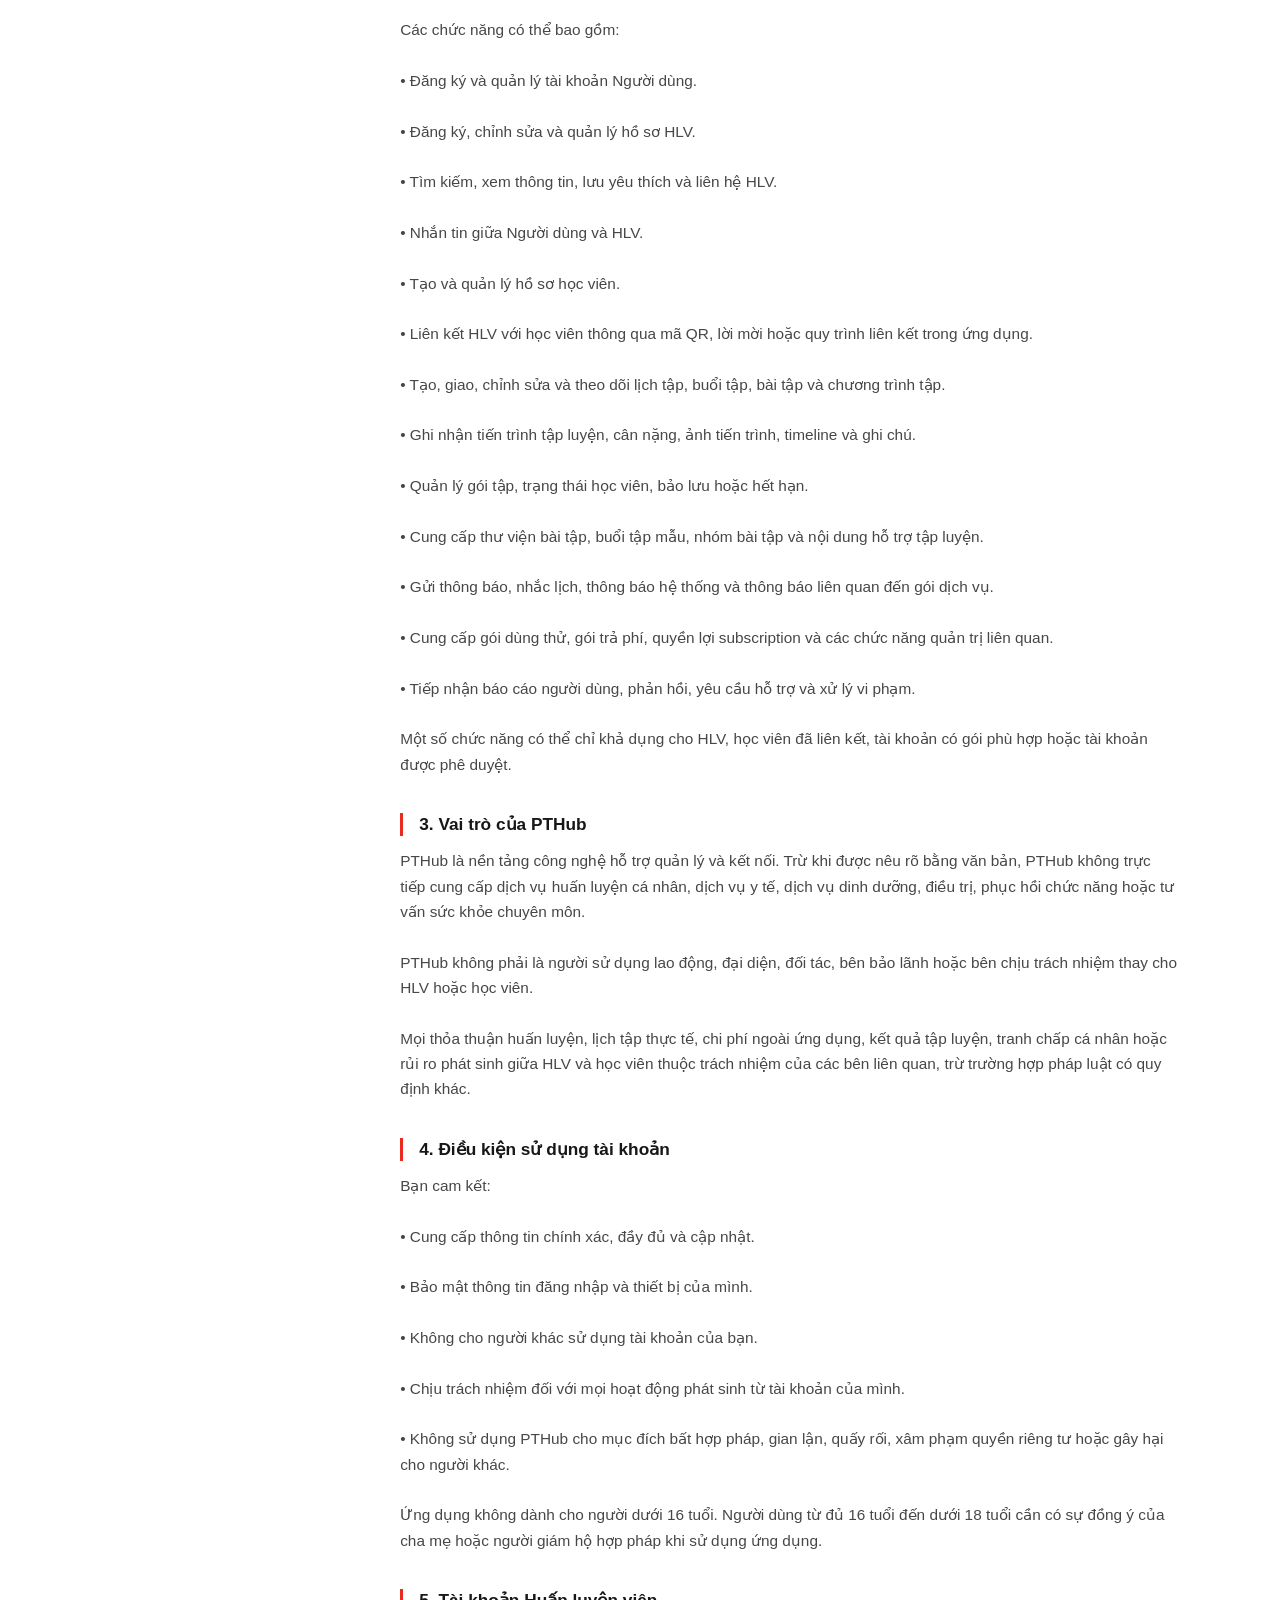
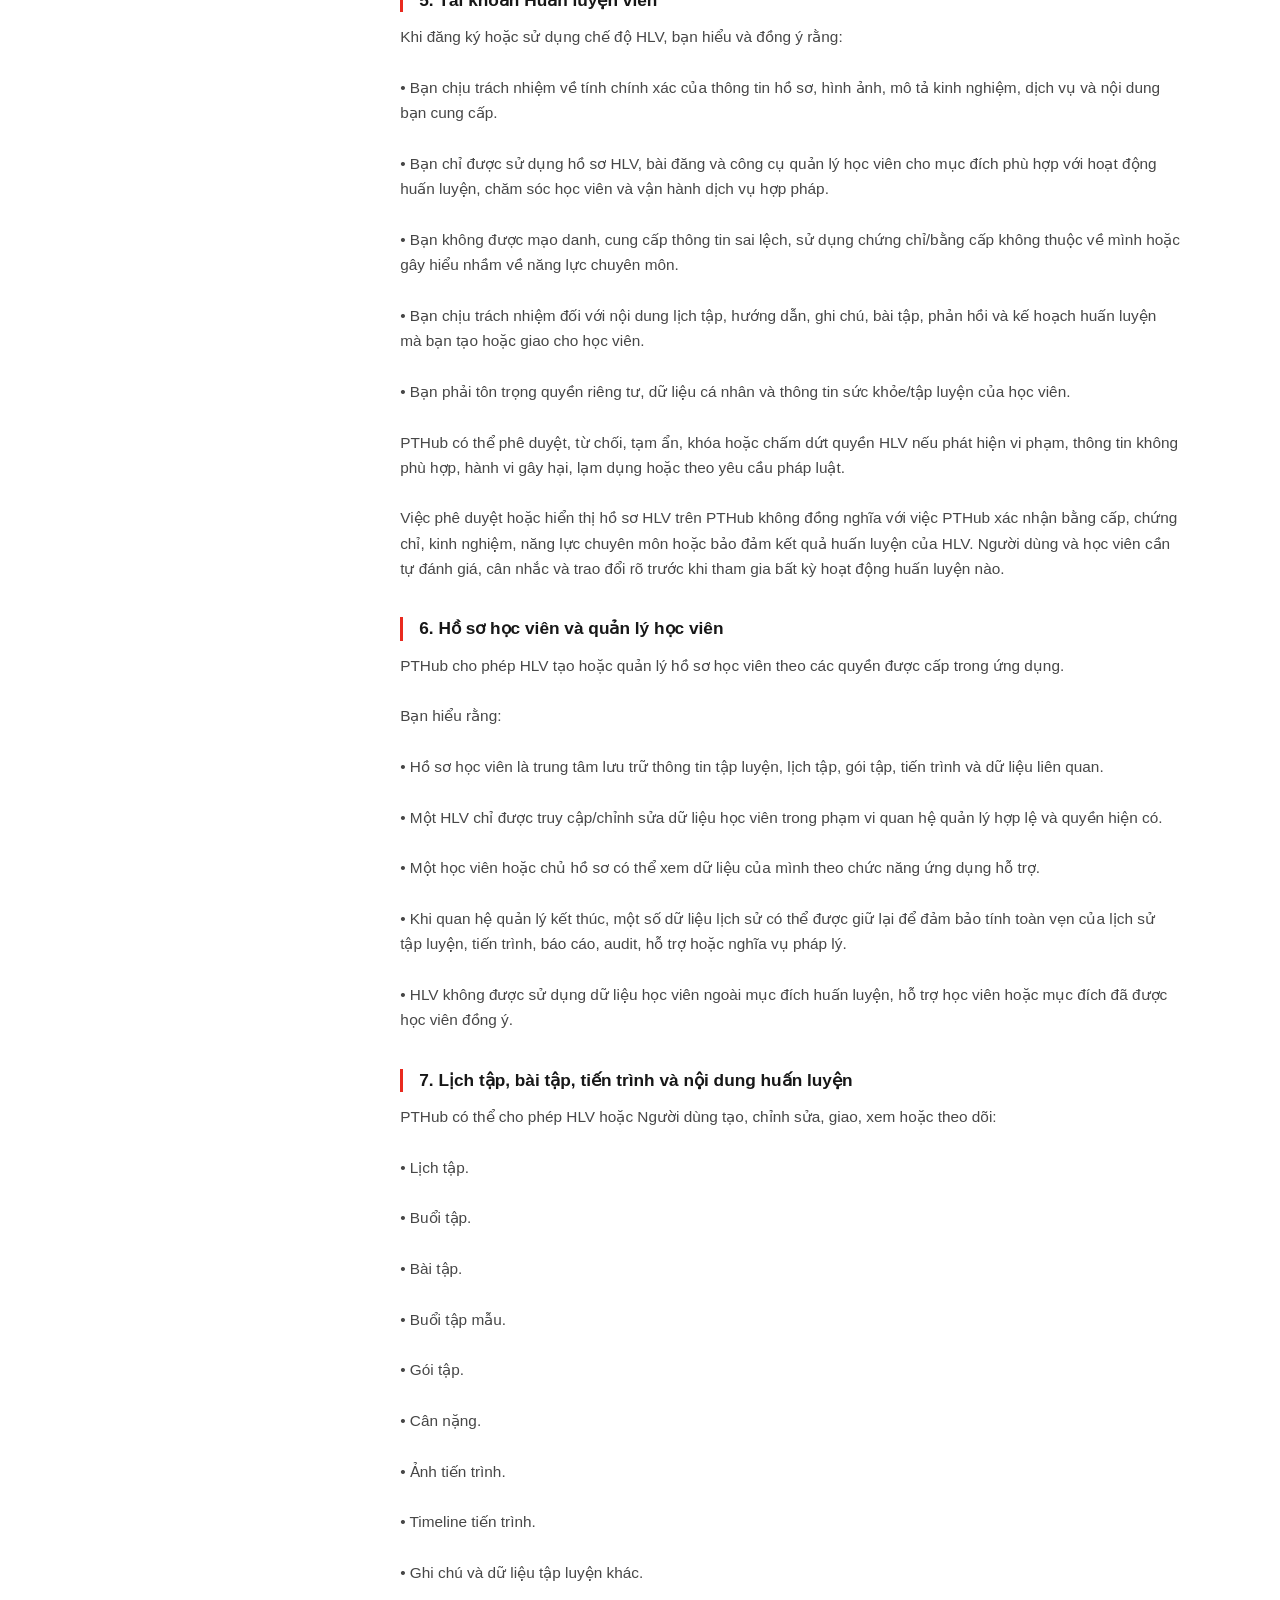
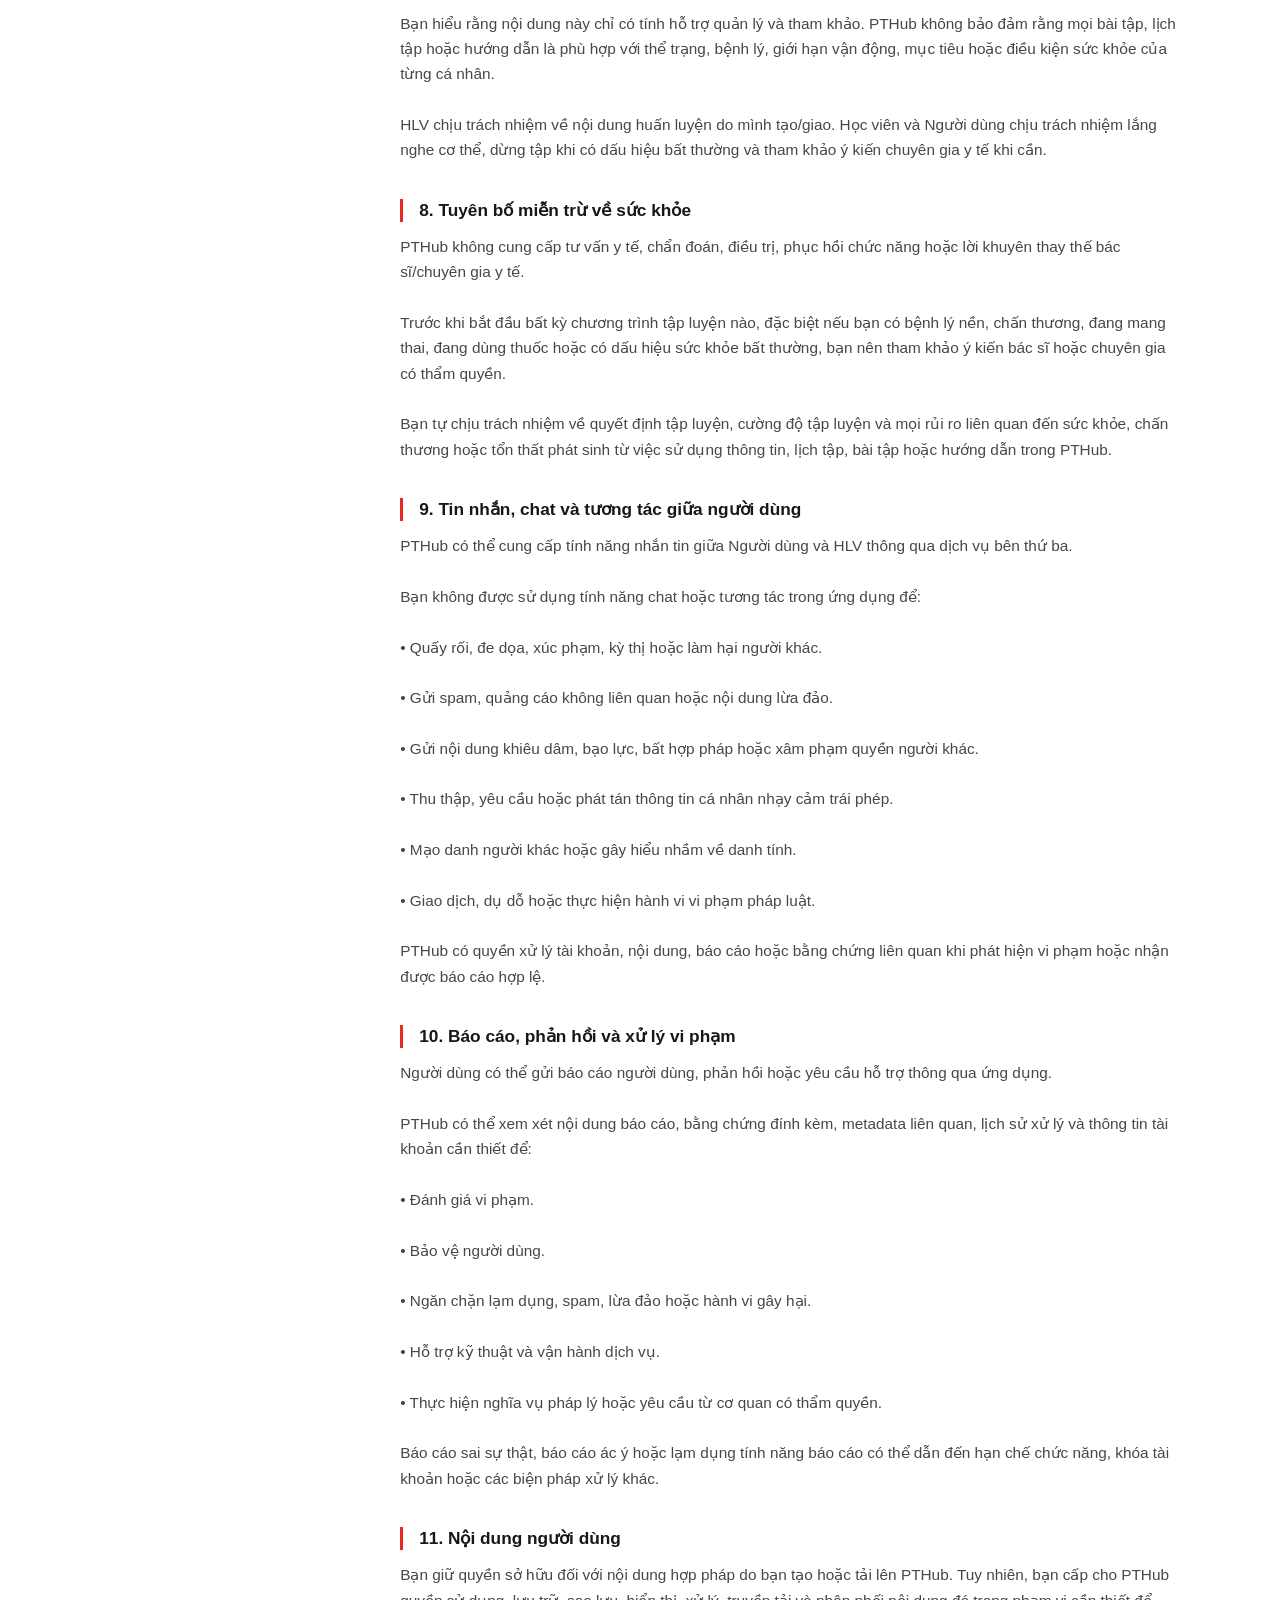
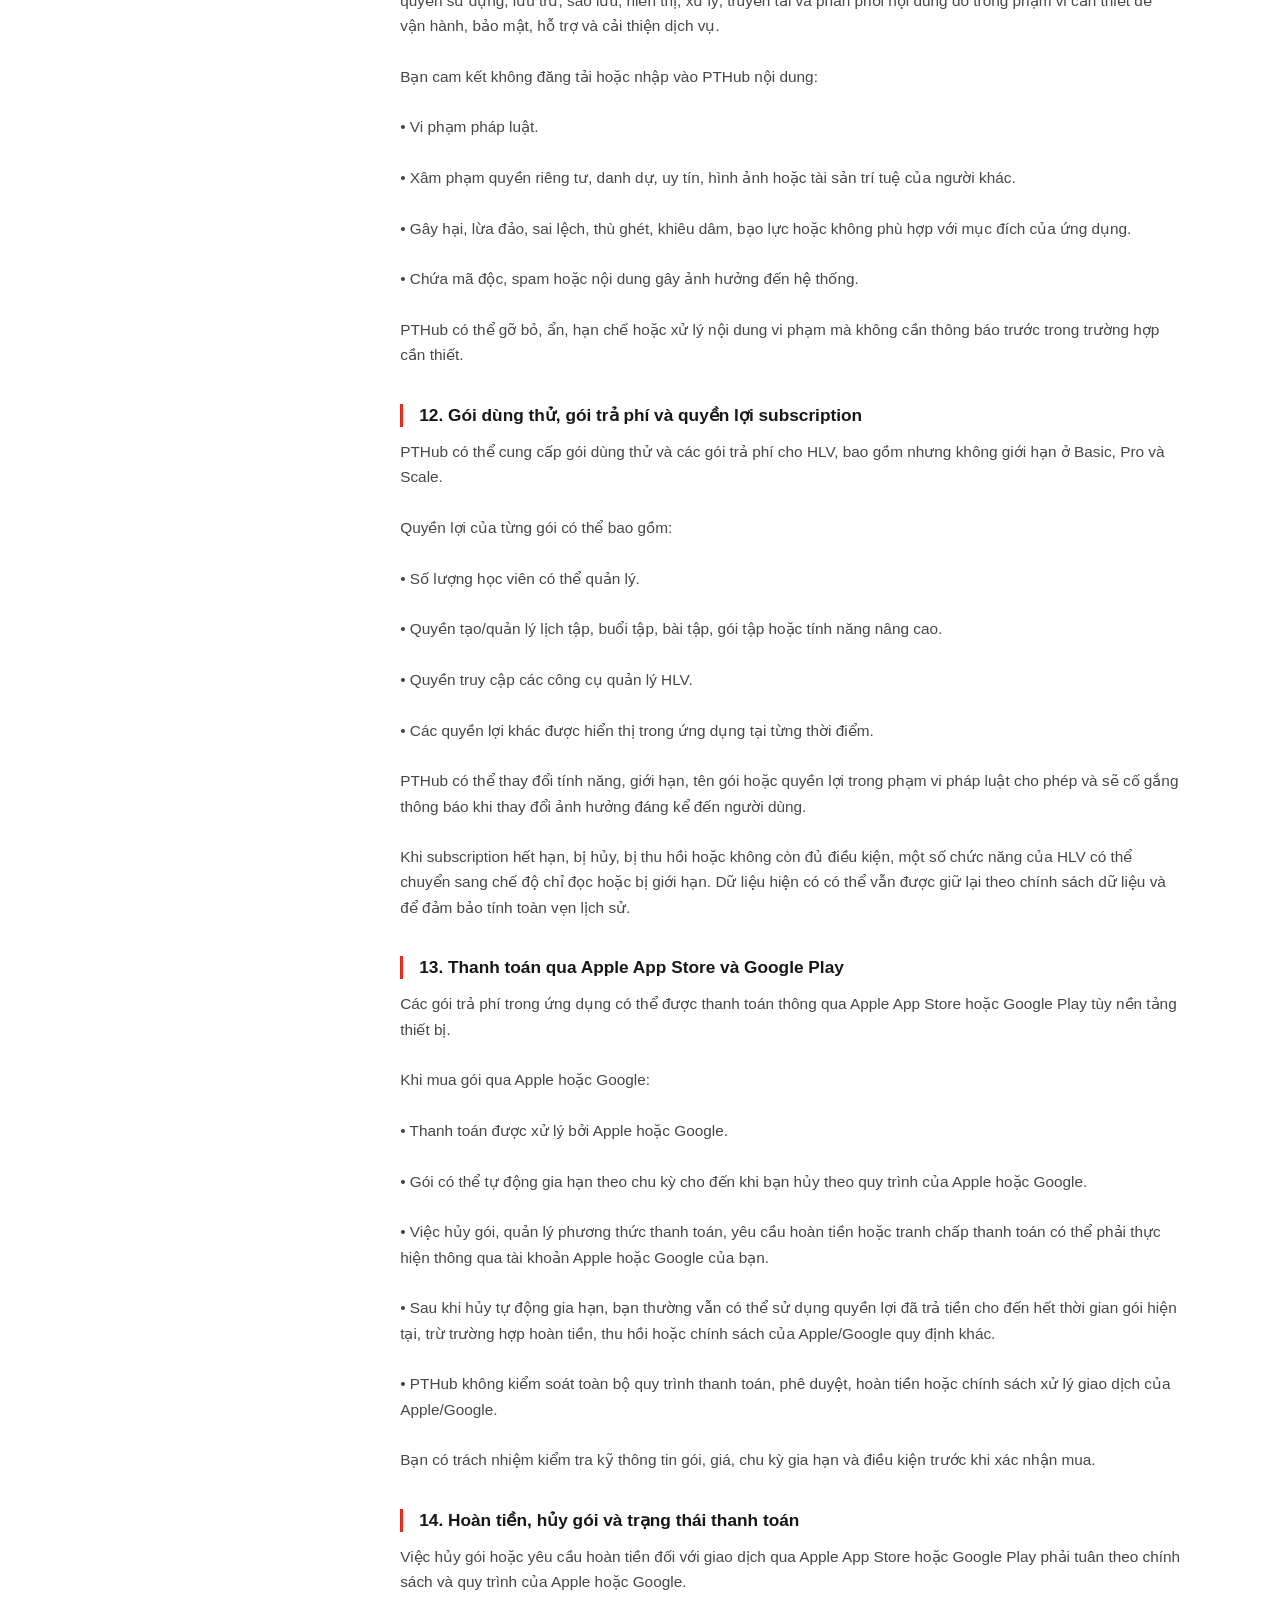
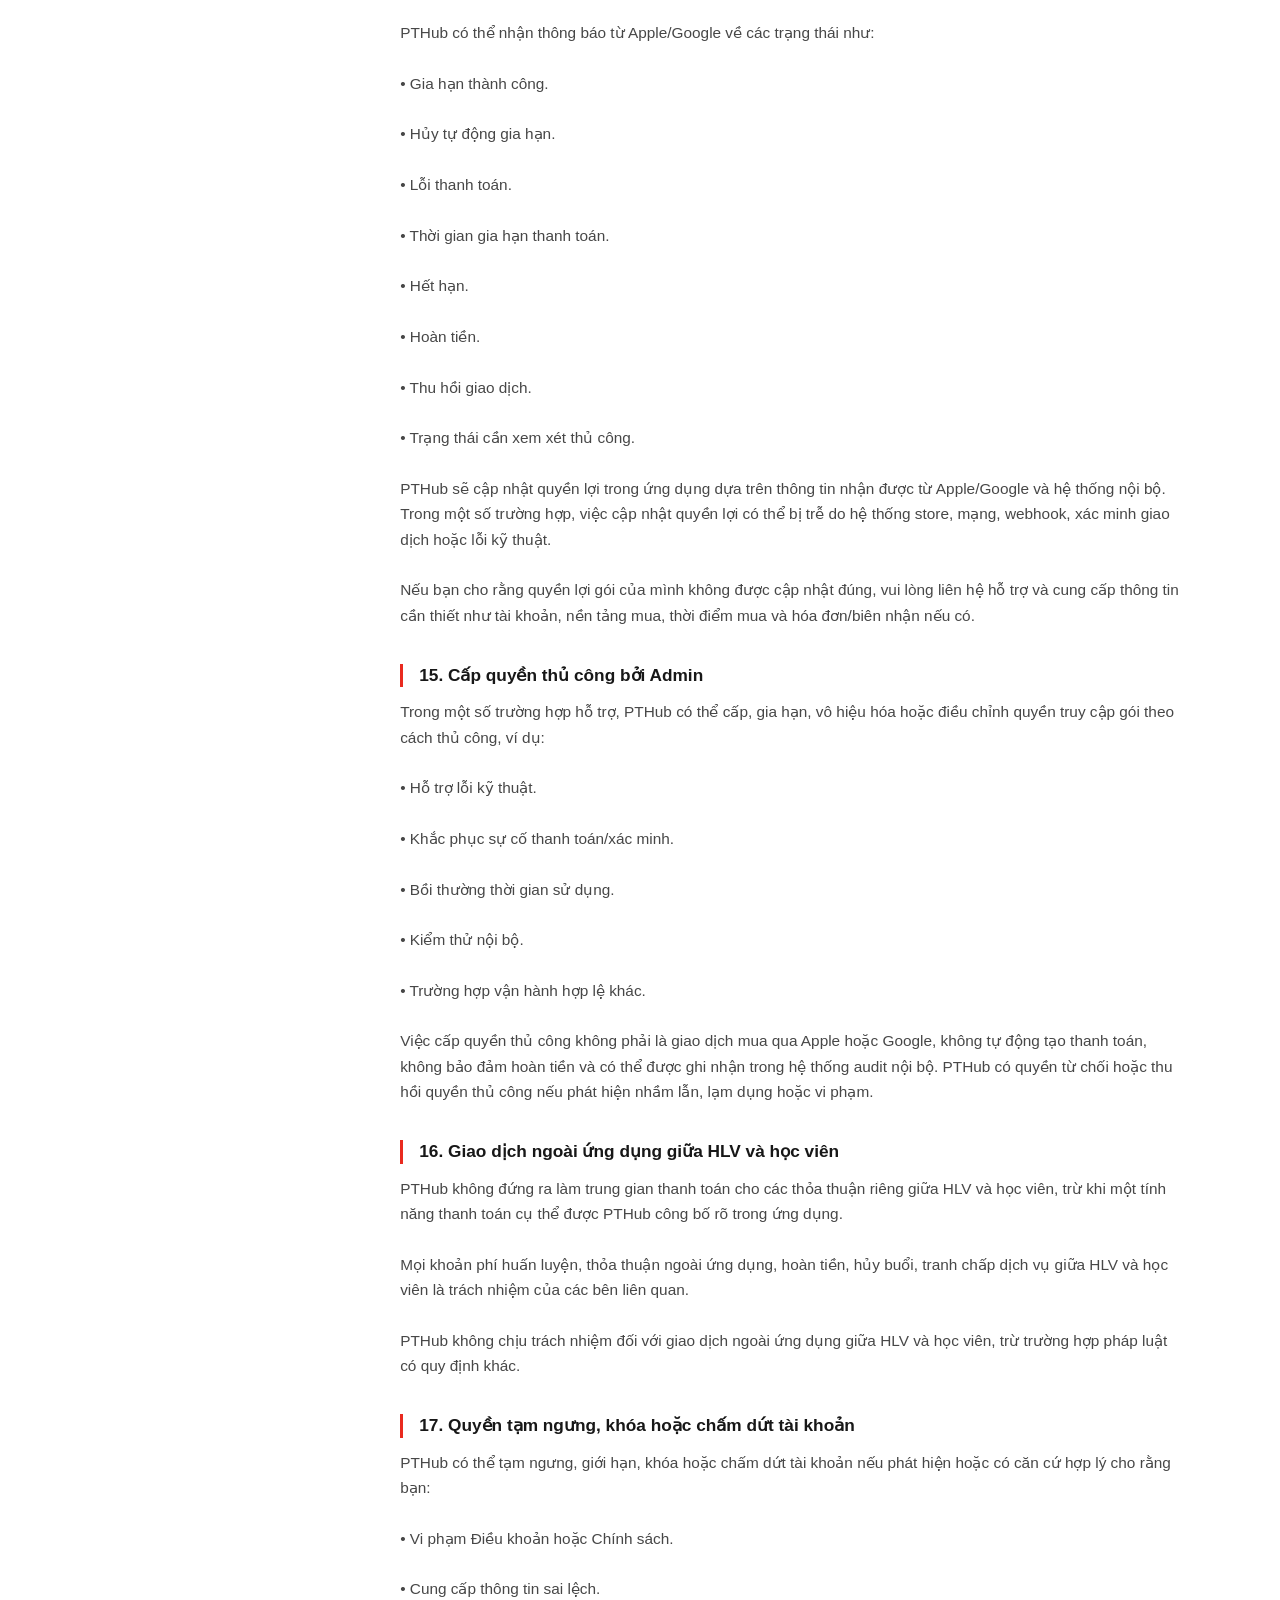
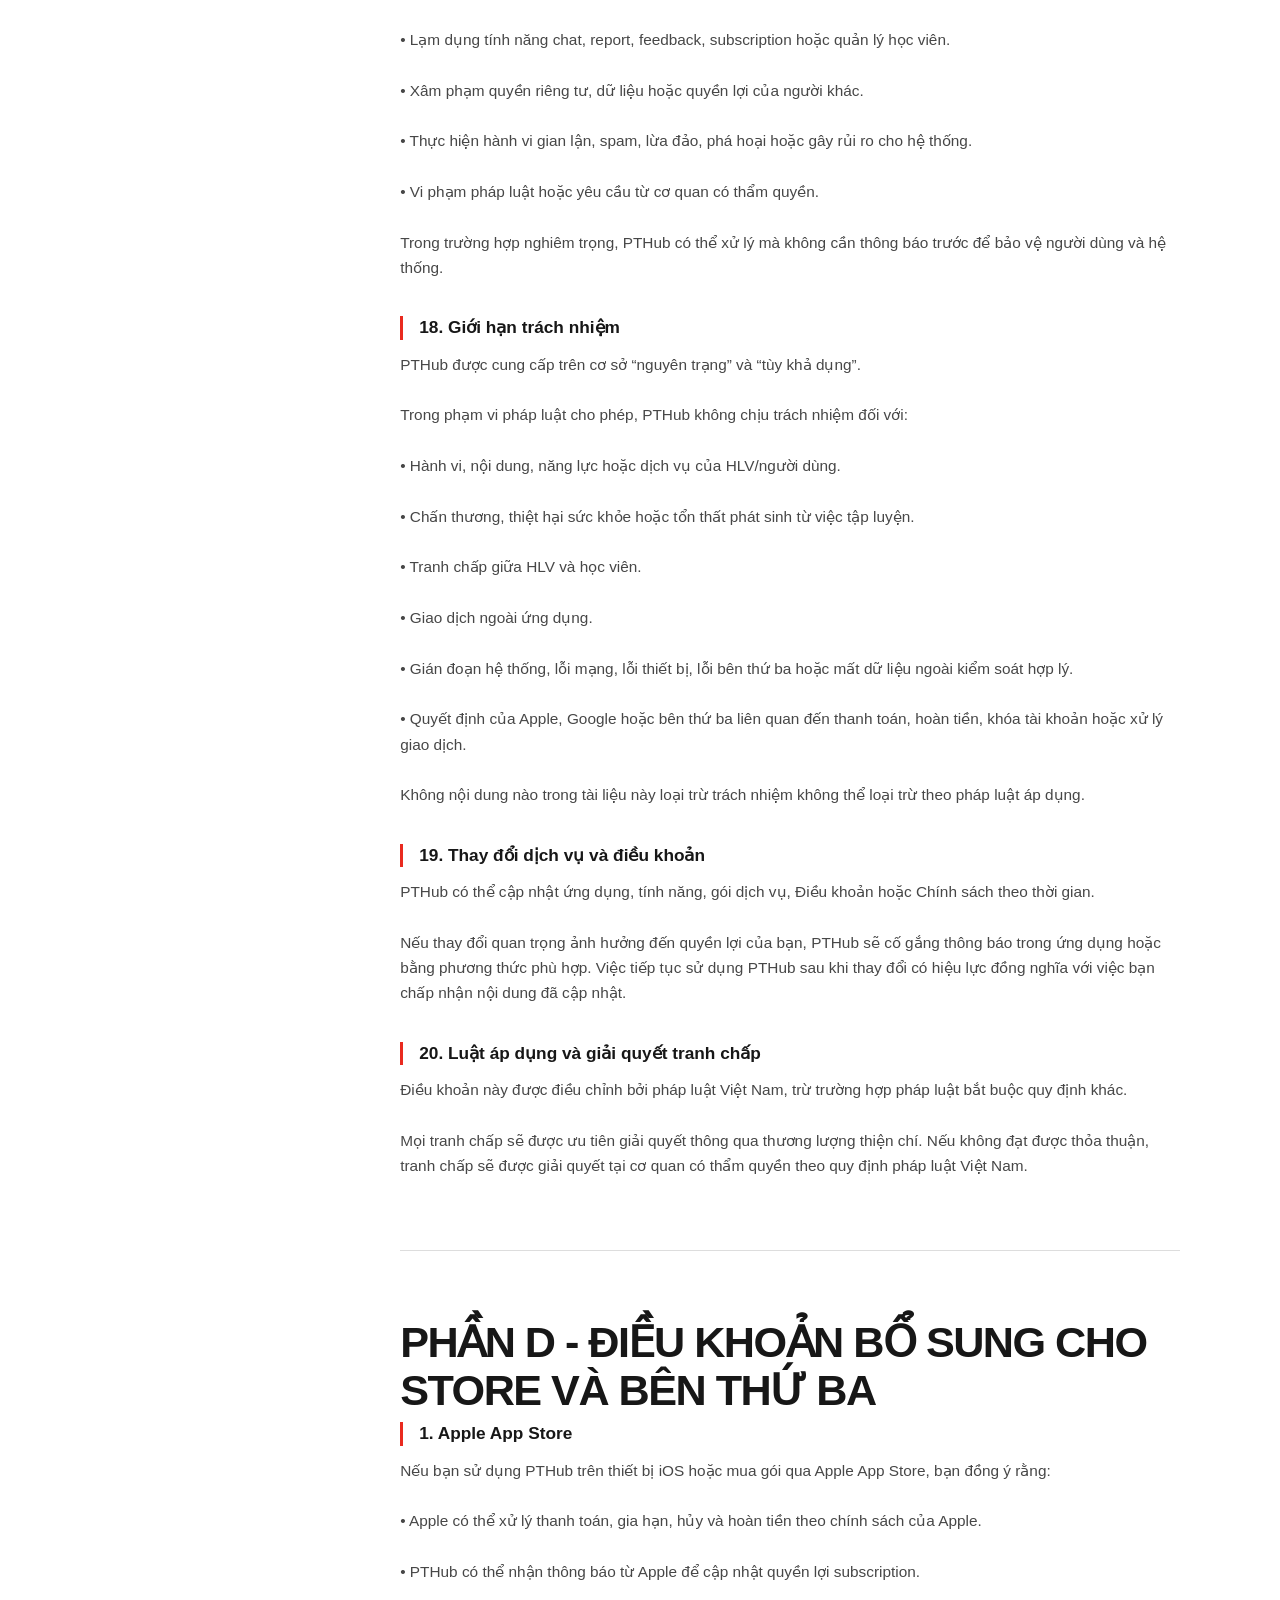
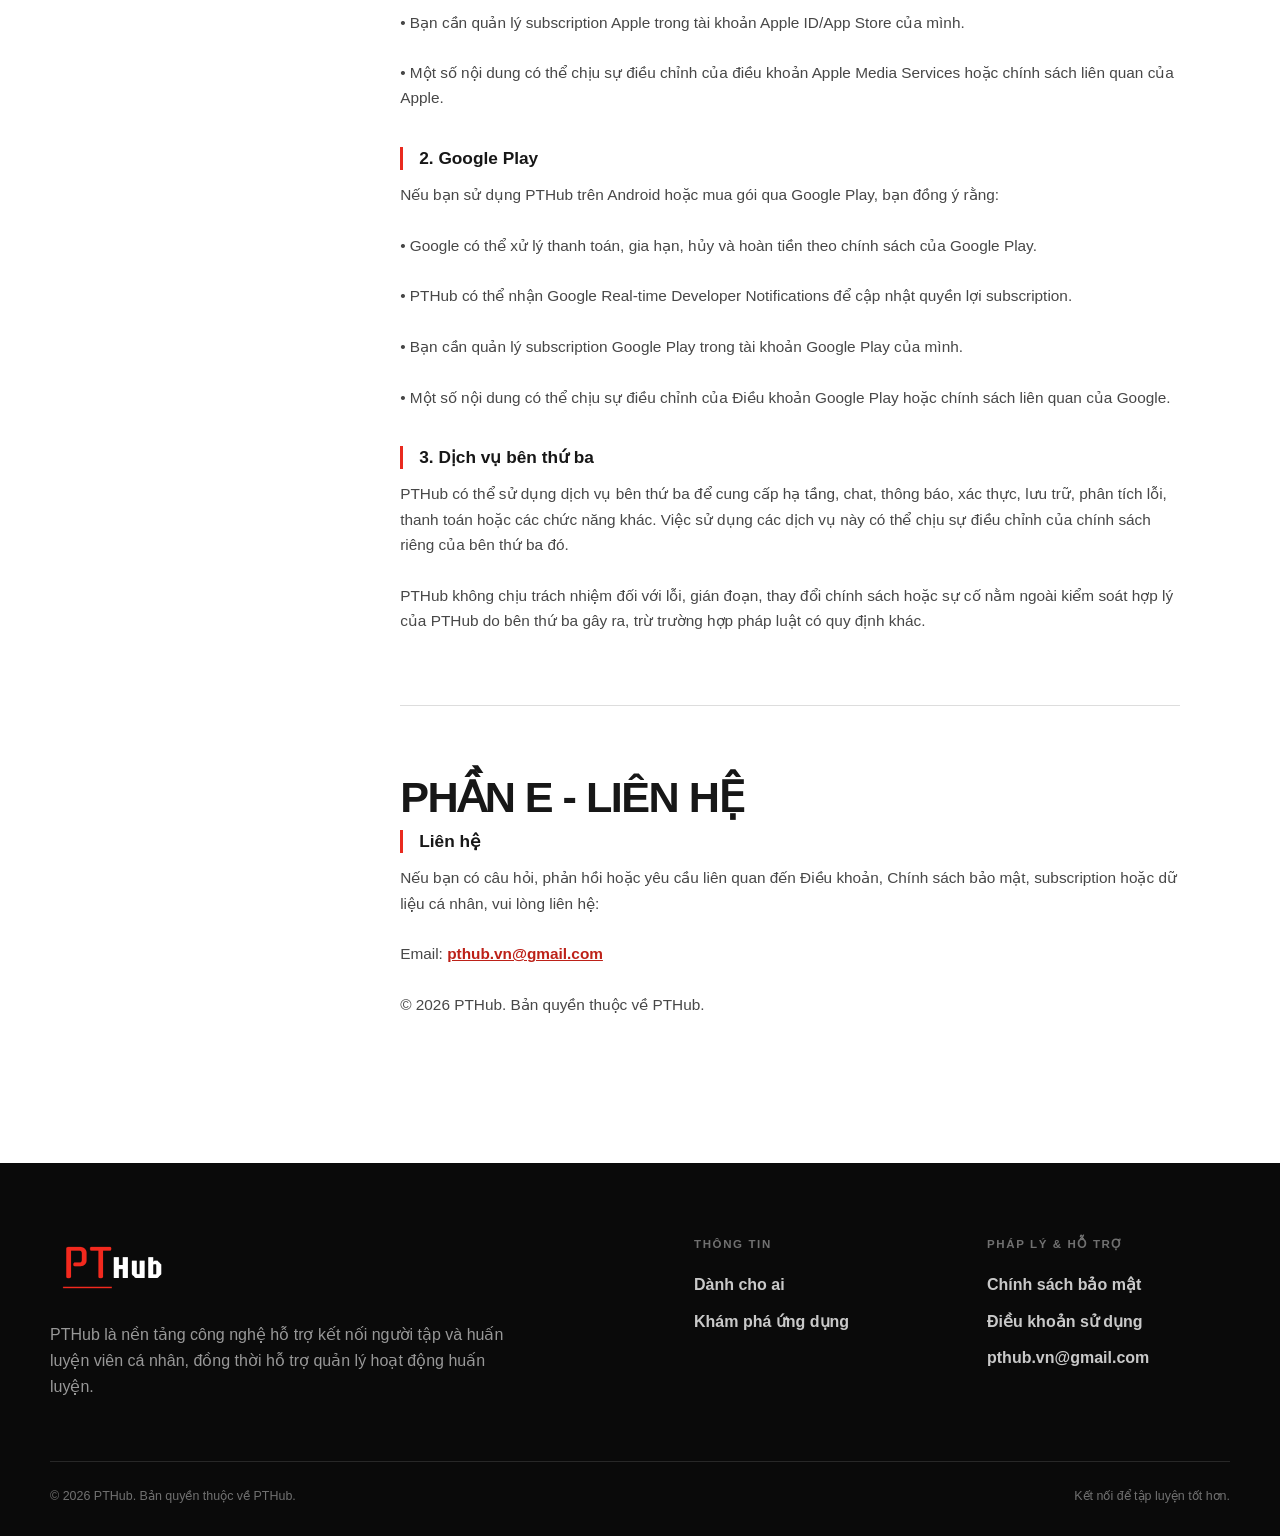
<file: terms/index.html>
<!doctype html>
<html lang="vi">
  <head>
    <meta charset="utf-8">
    <meta name="viewport" content="width=device-width, initial-scale=1">
    <meta name="description" content="Điều khoản sử dụng dịch vụ PTHub và các điều khoản bổ sung cho Store, bên thứ ba.">
    <meta name="theme-color" content="#0a0a0a">
    <title>Điều khoản sử dụng — PTHub</title>
    <link rel="icon" href="../assets/images/logo/logo512.png" type="image/png">
    <link rel="stylesheet" href="../assets/css/styles.css">
    <script src="../assets/js/main.js" defer></script>
  </head>
  <body>
    <a class="skip-link" href="#main-content">Chuyển đến nội dung chính</a>

    <header class="site-header site-header--solid">
      <div class="container header-inner">
        <a class="brand" href="../" aria-label="PTHub — Trang chủ">
          <img src="../assets/images/logo/logo2.png" alt="Logo PTHub" width="800" height="800">
        </a>
        <button class="nav-toggle" type="button" aria-expanded="false" aria-controls="site-navigation" aria-label="Mở menu" data-menu-button>
          <span></span>
        </button>
        <nav class="site-nav" id="site-navigation" aria-label="Điều hướng chính" data-site-navigation data-open="false">
          <a href="../#doi-tuong">Dành cho ai</a>
          <a href="../#ung-dung">Khám phá ứng dụng</a>
          <a href="../privacy/">Chính sách bảo mật</a>
          <a href="./" aria-current="page">Điều khoản sử dụng</a>
          <div class="download-dropdown" data-download-dropdown>
            <button class="download-button" type="button" aria-expanded="false" aria-controls="app-download-menu" aria-haspopup="true" data-download-button>
              <span>Tải ứng dụng</span>
              <svg class="download-chevron" viewBox="0 0 20 20" aria-hidden="true">
                <path d="m5 7.5 5 5 5-5" fill="none" stroke="currentColor" stroke-linecap="round" stroke-linejoin="round" stroke-width="2"></path>
              </svg>
            </button>
            <ul class="download-menu" id="app-download-menu" aria-label="Liên kết tải ứng dụng" data-download-menu hidden>
              <li>
                <a href="https://apps.apple.com/vn/app/pthub/id6758536469" target="_blank" rel="noopener noreferrer">
                  <svg class="store-icon" viewBox="0 0 24 24" aria-hidden="true">
                    <path d="M15.5 7.2c-1.1 0-2 .6-2.5.6s-1.5-.6-2.6-.6c-2.7 0-5 2.2-5 5.2 0 1.8.7 3.8 1.7 5.4 1 1.5 2 3 3.4 3 1.1 0 1.5-.7 2.7-.7 1.2 0 1.5.7 2.7.7 1.4 0 2.3-1.3 3.3-2.8.7-1 1-2 1.1-2.1-2.9-1.2-3.4-5.2-.5-6.9-.8-.5-2-.8-3.1-.8Z" fill="currentColor"></path>
                    <path d="M15.8 3c.1 1-.3 2-1 2.7-.7.7-1.7 1.2-2.7 1.1-.1-.9.4-1.9 1-2.6.7-.7 1.8-1.2 2.7-1.2Z" fill="currentColor"></path>
                  </svg>
                  <span>Apple App Store</span>
                </a>
              </li>
              <li>
                <a href="https://play.google.com/store/apps/details?id=com.pthub.app" target="_blank" rel="noopener noreferrer">
                  <svg class="store-icon" viewBox="0 0 24 24" aria-hidden="true">
                    <path d="M3 2 13.6 12 3 22Z" fill="#34a853"></path>
                    <path d="m3 2 13 7.2-2.4 2.8Z" fill="#4285f4"></path>
                    <path d="m13.6 12 2.4 2.8L3 22Z" fill="#fbbc04"></path>
                    <path d="m16 9.2 5 2.8-5 2.8-2.4-2.8Z" fill="#ea4335"></path>
                  </svg>
                  <span>Google Play</span>
                </a>
              </li>
            </ul>
          </div>
        </nav>
      </div>
    </header>

    <main id="main-content">
      <header class="legal-hero">
        <div class="container">
          <p class="eyebrow">PTHub / Thông tin pháp lý</p>
          <h1>Điều khoản sử dụng</h1>
          <p>Điều khoản sử dụng dịch vụ và điều khoản bổ sung áp dụng cho Store cùng các dịch vụ bên thứ ba.</p>
        </div>
      </header>

      <div class="container legal-layout">
        <aside class="legal-toc" aria-label="Mục lục điều khoản">
          <p>Trong trang này</p>
          <a href="#terms">Điều khoản sử dụng</a>
          <a href="#stores">Store &amp; bên thứ ba</a>
          <a href="#contact">Liên hệ</a>
        </aside>

        <article class="legal-content">
          <p class="legal-source-note"><strong>Cập nhật lần cuối: 06/06/2026.</strong></p>
          <p class="legal-intro">Tài liệu này bao gồm Điều khoản sử dụng dịch vụ, Điều khoản gói trả phí, Chính sách bảo mật và Chính sách xóa tài khoản/dữ liệu của ứng dụng PTHub.

Bằng việc tải xuống, đăng ký, truy cập hoặc sử dụng PTHub, bạn xác nhận rằng bạn đã đọc, hiểu và đồng ý với các nội dung dưới đây. Nếu bạn không đồng ý, vui lòng không sử dụng ứng dụng.</p>

          <section class="legal-section" id="terms">
            <h2>PHẦN A - ĐIỀU KHOẢN SỬ DỤNG DỊCH VỤ</h2>
            <p class="legal-subtitle">(Terms of Service)</p>

            <div class="legal-item">
              <h3>1. Định nghĩa</h3>
              <p>Trong tài liệu này:

• “PTHub”, “Ứng dụng”, “Nền tảng” là ứng dụng di động PTHub và các hệ thống kỹ thuật liên quan do chúng tôi vận hành.

• “Người dùng” là cá nhân đăng ký, truy cập hoặc sử dụng PTHub.

• “Huấn luyện viên” hoặc “HLV” là Người dùng đăng ký hoặc được phê duyệt sử dụng chế độ Huấn luyện viên.

• “Học viên” là Người dùng hoặc hồ sơ học viên được HLV quản lý trong ứng dụng.

• “Hồ sơ học viên” là hồ sơ dùng để lưu thông tin tập luyện, lịch tập, tiến trình, gói tập và dữ liệu liên quan của học viên.

• “Gói trả phí” là các gói dịch vụ dành cho HLV được cung cấp qua Apple App Store, Google Play hoặc các cơ chế hỗ trợ hợp lệ khác do PTHub cho phép.

• “Nội dung người dùng” là thông tin, bài đăng, tin nhắn, ảnh, ghi chú, lịch tập, tiến trình, phản hồi hoặc dữ liệu khác do Người dùng tạo, tải lên hoặc nhập vào PTHub.</p>
            </div>

            <div class="legal-item">
              <h3>2. Mô tả dịch vụ</h3>
              <p>PTHub là nền tảng công nghệ hỗ trợ kết nối, quản lý và vận hành hoạt động huấn luyện giữa HLV và học viên.

Các chức năng có thể bao gồm:

• Đăng ký và quản lý tài khoản Người dùng.

• Đăng ký, chỉnh sửa và quản lý hồ sơ HLV.

• Tìm kiếm, xem thông tin, lưu yêu thích và liên hệ HLV.

• Nhắn tin giữa Người dùng và HLV.

• Tạo và quản lý hồ sơ học viên.

• Liên kết HLV với học viên thông qua mã QR, lời mời hoặc quy trình liên kết trong ứng dụng.

• Tạo, giao, chỉnh sửa và theo dõi lịch tập, buổi tập, bài tập và chương trình tập.

• Ghi nhận tiến trình tập luyện, cân nặng, ảnh tiến trình, timeline và ghi chú.

• Quản lý gói tập, trạng thái học viên, bảo lưu hoặc hết hạn.

• Cung cấp thư viện bài tập, buổi tập mẫu, nhóm bài tập và nội dung hỗ trợ tập luyện.

• Gửi thông báo, nhắc lịch, thông báo hệ thống và thông báo liên quan đến gói dịch vụ.

• Cung cấp gói dùng thử, gói trả phí, quyền lợi subscription và các chức năng quản trị liên quan.

• Tiếp nhận báo cáo người dùng, phản hồi, yêu cầu hỗ trợ và xử lý vi phạm.

Một số chức năng có thể chỉ khả dụng cho HLV, học viên đã liên kết, tài khoản có gói phù hợp hoặc tài khoản được phê duyệt.</p>
            </div>

            <div class="legal-item">
              <h3>3. Vai trò của PTHub</h3>
              <p>PTHub là nền tảng công nghệ hỗ trợ quản lý và kết nối. Trừ khi được nêu rõ bằng văn bản, PTHub không trực tiếp cung cấp dịch vụ huấn luyện cá nhân, dịch vụ y tế, dịch vụ dinh dưỡng, điều trị, phục hồi chức năng hoặc tư vấn sức khỏe chuyên môn.

PTHub không phải là người sử dụng lao động, đại diện, đối tác, bên bảo lãnh hoặc bên chịu trách nhiệm thay cho HLV hoặc học viên.

Mọi thỏa thuận huấn luyện, lịch tập thực tế, chi phí ngoài ứng dụng, kết quả tập luyện, tranh chấp cá nhân hoặc rủi ro phát sinh giữa HLV và học viên thuộc trách nhiệm của các bên liên quan, trừ trường hợp pháp luật có quy định khác.</p>
            </div>

            <div class="legal-item">
              <h3>4. Điều kiện sử dụng tài khoản</h3>
              <p>Bạn cam kết:

• Cung cấp thông tin chính xác, đầy đủ và cập nhật.

• Bảo mật thông tin đăng nhập và thiết bị của mình.

• Không cho người khác sử dụng tài khoản của bạn.

• Chịu trách nhiệm đối với mọi hoạt động phát sinh từ tài khoản của mình.

• Không sử dụng PTHub cho mục đích bất hợp pháp, gian lận, quấy rối, xâm phạm quyền riêng tư hoặc gây hại cho người khác.

Ứng dụng không dành cho người dưới 16 tuổi. Người dùng từ đủ 16 tuổi đến dưới 18 tuổi cần có sự đồng ý của cha mẹ hoặc người giám hộ hợp pháp khi sử dụng ứng dụng.</p>
            </div>

            <div class="legal-item">
              <h3>5. Tài khoản Huấn luyện viên</h3>
              <p>Khi đăng ký hoặc sử dụng chế độ HLV, bạn hiểu và đồng ý rằng:

• Bạn chịu trách nhiệm về tính chính xác của thông tin hồ sơ, hình ảnh, mô tả kinh nghiệm, dịch vụ và nội dung bạn cung cấp.

• Bạn chỉ được sử dụng hồ sơ HLV, bài đăng và công cụ quản lý học viên cho mục đích phù hợp với hoạt động huấn luyện, chăm sóc học viên và vận hành dịch vụ hợp pháp.

• Bạn không được mạo danh, cung cấp thông tin sai lệch, sử dụng chứng chỉ/bằng cấp không thuộc về mình hoặc gây hiểu nhầm về năng lực chuyên môn.

• Bạn chịu trách nhiệm đối với nội dung lịch tập, hướng dẫn, ghi chú, bài tập, phản hồi và kế hoạch huấn luyện mà bạn tạo hoặc giao cho học viên.

• Bạn phải tôn trọng quyền riêng tư, dữ liệu cá nhân và thông tin sức khỏe/tập luyện của học viên.

PTHub có thể phê duyệt, từ chối, tạm ẩn, khóa hoặc chấm dứt quyền HLV nếu phát hiện vi phạm, thông tin không phù hợp, hành vi gây hại, lạm dụng hoặc theo yêu cầu pháp luật.

Việc phê duyệt hoặc hiển thị hồ sơ HLV trên PTHub không đồng nghĩa với việc PTHub xác nhận bằng cấp, chứng chỉ, kinh nghiệm, năng lực chuyên môn hoặc bảo đảm kết quả huấn luyện của HLV. Người dùng và học viên cần tự đánh giá, cân nhắc và trao đổi rõ trước khi tham gia bất kỳ hoạt động huấn luyện nào.</p>
            </div>

            <div class="legal-item">
              <h3>6. Hồ sơ học viên và quản lý học viên</h3>
              <p>PTHub cho phép HLV tạo hoặc quản lý hồ sơ học viên theo các quyền được cấp trong ứng dụng.

Bạn hiểu rằng:

• Hồ sơ học viên là trung tâm lưu trữ thông tin tập luyện, lịch tập, gói tập, tiến trình và dữ liệu liên quan.

• Một HLV chỉ được truy cập/chỉnh sửa dữ liệu học viên trong phạm vi quan hệ quản lý hợp lệ và quyền hiện có.

• Một học viên hoặc chủ hồ sơ có thể xem dữ liệu của mình theo chức năng ứng dụng hỗ trợ.

• Khi quan hệ quản lý kết thúc, một số dữ liệu lịch sử có thể được giữ lại để đảm bảo tính toàn vẹn của lịch sử tập luyện, tiến trình, báo cáo, audit, hỗ trợ hoặc nghĩa vụ pháp lý.

• HLV không được sử dụng dữ liệu học viên ngoài mục đích huấn luyện, hỗ trợ học viên hoặc mục đích đã được học viên đồng ý.</p>
            </div>

            <div class="legal-item">
              <h3>7. Lịch tập, bài tập, tiến trình và nội dung huấn luyện</h3>
              <p>PTHub có thể cho phép HLV hoặc Người dùng tạo, chỉnh sửa, giao, xem hoặc theo dõi:

• Lịch tập.

• Buổi tập.

• Bài tập.

• Buổi tập mẫu.

• Gói tập.

• Cân nặng.

• Ảnh tiến trình.

• Timeline tiến trình.

• Ghi chú và dữ liệu tập luyện khác.

Bạn hiểu rằng nội dung này chỉ có tính hỗ trợ quản lý và tham khảo. PTHub không bảo đảm rằng mọi bài tập, lịch tập hoặc hướng dẫn là phù hợp với thể trạng, bệnh lý, giới hạn vận động, mục tiêu hoặc điều kiện sức khỏe của từng cá nhân.

HLV chịu trách nhiệm về nội dung huấn luyện do mình tạo/giao. Học viên và Người dùng chịu trách nhiệm lắng nghe cơ thể, dừng tập khi có dấu hiệu bất thường và tham khảo ý kiến chuyên gia y tế khi cần.</p>
            </div>

            <div class="legal-item">
              <h3>8. Tuyên bố miễn trừ về sức khỏe</h3>
              <p>PTHub không cung cấp tư vấn y tế, chẩn đoán, điều trị, phục hồi chức năng hoặc lời khuyên thay thế bác sĩ/chuyên gia y tế.

Trước khi bắt đầu bất kỳ chương trình tập luyện nào, đặc biệt nếu bạn có bệnh lý nền, chấn thương, đang mang thai, đang dùng thuốc hoặc có dấu hiệu sức khỏe bất thường, bạn nên tham khảo ý kiến bác sĩ hoặc chuyên gia có thẩm quyền.

Bạn tự chịu trách nhiệm về quyết định tập luyện, cường độ tập luyện và mọi rủi ro liên quan đến sức khỏe, chấn thương hoặc tổn thất phát sinh từ việc sử dụng thông tin, lịch tập, bài tập hoặc hướng dẫn trong PTHub.</p>
            </div>

            <div class="legal-item">
              <h3>9. Tin nhắn, chat và tương tác giữa người dùng</h3>
              <p>PTHub có thể cung cấp tính năng nhắn tin giữa Người dùng và HLV thông qua dịch vụ bên thứ ba.

Bạn không được sử dụng tính năng chat hoặc tương tác trong ứng dụng để:

• Quấy rối, đe dọa, xúc phạm, kỳ thị hoặc làm hại người khác.

• Gửi spam, quảng cáo không liên quan hoặc nội dung lừa đảo.

• Gửi nội dung khiêu dâm, bạo lực, bất hợp pháp hoặc xâm phạm quyền người khác.

• Thu thập, yêu cầu hoặc phát tán thông tin cá nhân nhạy cảm trái phép.

• Mạo danh người khác hoặc gây hiểu nhầm về danh tính.

• Giao dịch, dụ dỗ hoặc thực hiện hành vi vi phạm pháp luật.

PTHub có quyền xử lý tài khoản, nội dung, báo cáo hoặc bằng chứng liên quan khi phát hiện vi phạm hoặc nhận được báo cáo hợp lệ.</p>
            </div>

            <div class="legal-item">
              <h3>10. Báo cáo, phản hồi và xử lý vi phạm</h3>
              <p>Người dùng có thể gửi báo cáo người dùng, phản hồi hoặc yêu cầu hỗ trợ thông qua ứng dụng.

PTHub có thể xem xét nội dung báo cáo, bằng chứng đính kèm, metadata liên quan, lịch sử xử lý và thông tin tài khoản cần thiết để:

• Đánh giá vi phạm.

• Bảo vệ người dùng.

• Ngăn chặn lạm dụng, spam, lừa đảo hoặc hành vi gây hại.

• Hỗ trợ kỹ thuật và vận hành dịch vụ.

• Thực hiện nghĩa vụ pháp lý hoặc yêu cầu từ cơ quan có thẩm quyền.

Báo cáo sai sự thật, báo cáo ác ý hoặc lạm dụng tính năng báo cáo có thể dẫn đến hạn chế chức năng, khóa tài khoản hoặc các biện pháp xử lý khác.</p>
            </div>

            <div class="legal-item">
              <h3>11. Nội dung người dùng</h3>
              <p>Bạn giữ quyền sở hữu đối với nội dung hợp pháp do bạn tạo hoặc tải lên PTHub. Tuy nhiên, bạn cấp cho PTHub quyền sử dụng, lưu trữ, sao lưu, hiển thị, xử lý, truyền tải và phân phối nội dung đó trong phạm vi cần thiết để vận hành, bảo mật, hỗ trợ và cải thiện dịch vụ.

Bạn cam kết không đăng tải hoặc nhập vào PTHub nội dung:

• Vi phạm pháp luật.

• Xâm phạm quyền riêng tư, danh dự, uy tín, hình ảnh hoặc tài sản trí tuệ của người khác.

• Gây hại, lừa đảo, sai lệch, thù ghét, khiêu dâm, bạo lực hoặc không phù hợp với mục đích của ứng dụng.

• Chứa mã độc, spam hoặc nội dung gây ảnh hưởng đến hệ thống.

PTHub có thể gỡ bỏ, ẩn, hạn chế hoặc xử lý nội dung vi phạm mà không cần thông báo trước trong trường hợp cần thiết.</p>
            </div>

            <div class="legal-item">
              <h3>12. Gói dùng thử, gói trả phí và quyền lợi subscription</h3>
              <p>PTHub có thể cung cấp gói dùng thử và các gói trả phí cho HLV, bao gồm nhưng không giới hạn ở Basic, Pro và Scale.

Quyền lợi của từng gói có thể bao gồm:

• Số lượng học viên có thể quản lý.

• Quyền tạo/quản lý lịch tập, buổi tập, bài tập, gói tập hoặc tính năng nâng cao.

• Quyền truy cập các công cụ quản lý HLV.

• Các quyền lợi khác được hiển thị trong ứng dụng tại từng thời điểm.

PTHub có thể thay đổi tính năng, giới hạn, tên gói hoặc quyền lợi trong phạm vi pháp luật cho phép và sẽ cố gắng thông báo khi thay đổi ảnh hưởng đáng kể đến người dùng.

Khi subscription hết hạn, bị hủy, bị thu hồi hoặc không còn đủ điều kiện, một số chức năng của HLV có thể chuyển sang chế độ chỉ đọc hoặc bị giới hạn. Dữ liệu hiện có có thể vẫn được giữ lại theo chính sách dữ liệu và để đảm bảo tính toàn vẹn lịch sử.</p>
            </div>

            <div class="legal-item">
              <h3>13. Thanh toán qua Apple App Store và Google Play</h3>
              <p>Các gói trả phí trong ứng dụng có thể được thanh toán thông qua Apple App Store hoặc Google Play tùy nền tảng thiết bị.

Khi mua gói qua Apple hoặc Google:

• Thanh toán được xử lý bởi Apple hoặc Google.

• Gói có thể tự động gia hạn theo chu kỳ cho đến khi bạn hủy theo quy trình của Apple hoặc Google.

• Việc hủy gói, quản lý phương thức thanh toán, yêu cầu hoàn tiền hoặc tranh chấp thanh toán có thể phải thực hiện thông qua tài khoản Apple hoặc Google của bạn.

• Sau khi hủy tự động gia hạn, bạn thường vẫn có thể sử dụng quyền lợi đã trả tiền cho đến hết thời gian gói hiện tại, trừ trường hợp hoàn tiền, thu hồi hoặc chính sách của Apple/Google quy định khác.

• PTHub không kiểm soát toàn bộ quy trình thanh toán, phê duyệt, hoàn tiền hoặc chính sách xử lý giao dịch của Apple/Google.

Bạn có trách nhiệm kiểm tra kỹ thông tin gói, giá, chu kỳ gia hạn và điều kiện trước khi xác nhận mua.</p>
            </div>

            <div class="legal-item">
              <h3>14. Hoàn tiền, hủy gói và trạng thái thanh toán</h3>
              <p>Việc hủy gói hoặc yêu cầu hoàn tiền đối với giao dịch qua Apple App Store hoặc Google Play phải tuân theo chính sách và quy trình của Apple hoặc Google.

PTHub có thể nhận thông báo từ Apple/Google về các trạng thái như:

• Gia hạn thành công.

• Hủy tự động gia hạn.

• Lỗi thanh toán.

• Thời gian gia hạn thanh toán.

• Hết hạn.

• Hoàn tiền.

• Thu hồi giao dịch.

• Trạng thái cần xem xét thủ công.

PTHub sẽ cập nhật quyền lợi trong ứng dụng dựa trên thông tin nhận được từ Apple/Google và hệ thống nội bộ. Trong một số trường hợp, việc cập nhật quyền lợi có thể bị trễ do hệ thống store, mạng, webhook, xác minh giao dịch hoặc lỗi kỹ thuật.

Nếu bạn cho rằng quyền lợi gói của mình không được cập nhật đúng, vui lòng liên hệ hỗ trợ và cung cấp thông tin cần thiết như tài khoản, nền tảng mua, thời điểm mua và hóa đơn/biên nhận nếu có.</p>
            </div>

            <div class="legal-item">
              <h3>15. Cấp quyền thủ công bởi Admin</h3>
              <p>Trong một số trường hợp hỗ trợ, PTHub có thể cấp, gia hạn, vô hiệu hóa hoặc điều chỉnh quyền truy cập gói theo cách thủ công, ví dụ:

• Hỗ trợ lỗi kỹ thuật.

• Khắc phục sự cố thanh toán/xác minh.

• Bồi thường thời gian sử dụng.

• Kiểm thử nội bộ.

• Trường hợp vận hành hợp lệ khác.

Việc cấp quyền thủ công không phải là giao dịch mua qua Apple hoặc Google, không tự động tạo thanh toán, không bảo đảm hoàn tiền và có thể được ghi nhận trong hệ thống audit nội bộ. PTHub có quyền từ chối hoặc thu hồi quyền thủ công nếu phát hiện nhầm lẫn, lạm dụng hoặc vi phạm.</p>
            </div>

            <div class="legal-item">
              <h3>16. Giao dịch ngoài ứng dụng giữa HLV và học viên</h3>
              <p>PTHub không đứng ra làm trung gian thanh toán cho các thỏa thuận riêng giữa HLV và học viên, trừ khi một tính năng thanh toán cụ thể được PTHub công bố rõ trong ứng dụng.

Mọi khoản phí huấn luyện, thỏa thuận ngoài ứng dụng, hoàn tiền, hủy buổi, tranh chấp dịch vụ giữa HLV và học viên là trách nhiệm của các bên liên quan.

PTHub không chịu trách nhiệm đối với giao dịch ngoài ứng dụng giữa HLV và học viên, trừ trường hợp pháp luật có quy định khác.</p>
            </div>

            <div class="legal-item">
              <h3>17. Quyền tạm ngưng, khóa hoặc chấm dứt tài khoản</h3>
              <p>PTHub có thể tạm ngưng, giới hạn, khóa hoặc chấm dứt tài khoản nếu phát hiện hoặc có căn cứ hợp lý cho rằng bạn:

• Vi phạm Điều khoản hoặc Chính sách.

• Cung cấp thông tin sai lệch.

• Lạm dụng tính năng chat, report, feedback, subscription hoặc quản lý học viên.

• Xâm phạm quyền riêng tư, dữ liệu hoặc quyền lợi của người khác.

• Thực hiện hành vi gian lận, spam, lừa đảo, phá hoại hoặc gây rủi ro cho hệ thống.

• Vi phạm pháp luật hoặc yêu cầu từ cơ quan có thẩm quyền.

Trong trường hợp nghiêm trọng, PTHub có thể xử lý mà không cần thông báo trước để bảo vệ người dùng và hệ thống.</p>
            </div>

            <div class="legal-item">
              <h3>18. Giới hạn trách nhiệm</h3>
              <p>PTHub được cung cấp trên cơ sở “nguyên trạng” và “tùy khả dụng”.

Trong phạm vi pháp luật cho phép, PTHub không chịu trách nhiệm đối với:

• Hành vi, nội dung, năng lực hoặc dịch vụ của HLV/người dùng.

• Chấn thương, thiệt hại sức khỏe hoặc tổn thất phát sinh từ việc tập luyện.

• Tranh chấp giữa HLV và học viên.

• Giao dịch ngoài ứng dụng.

• Gián đoạn hệ thống, lỗi mạng, lỗi thiết bị, lỗi bên thứ ba hoặc mất dữ liệu ngoài kiểm soát hợp lý.

• Quyết định của Apple, Google hoặc bên thứ ba liên quan đến thanh toán, hoàn tiền, khóa tài khoản hoặc xử lý giao dịch.

Không nội dung nào trong tài liệu này loại trừ trách nhiệm không thể loại trừ theo pháp luật áp dụng.</p>
            </div>

            <div class="legal-item">
              <h3>19. Thay đổi dịch vụ và điều khoản</h3>
              <p>PTHub có thể cập nhật ứng dụng, tính năng, gói dịch vụ, Điều khoản hoặc Chính sách theo thời gian.

Nếu thay đổi quan trọng ảnh hưởng đến quyền lợi của bạn, PTHub sẽ cố gắng thông báo trong ứng dụng hoặc bằng phương thức phù hợp. Việc tiếp tục sử dụng PTHub sau khi thay đổi có hiệu lực đồng nghĩa với việc bạn chấp nhận nội dung đã cập nhật.</p>
            </div>

            <div class="legal-item">
              <h3>20. Luật áp dụng và giải quyết tranh chấp</h3>
              <p>Điều khoản này được điều chỉnh bởi pháp luật Việt Nam, trừ trường hợp pháp luật bắt buộc quy định khác.

Mọi tranh chấp sẽ được ưu tiên giải quyết thông qua thương lượng thiện chí. Nếu không đạt được thỏa thuận, tranh chấp sẽ được giải quyết tại cơ quan có thẩm quyền theo quy định pháp luật Việt Nam.</p>
            </div>
          </section>

          <section class="legal-section" id="stores">
            <h2>PHẦN D - ĐIỀU KHOẢN BỔ SUNG CHO STORE VÀ BÊN THỨ BA</h2>

            <div class="legal-item">
              <h3>1. Apple App Store</h3>
              <p>Nếu bạn sử dụng PTHub trên thiết bị iOS hoặc mua gói qua Apple App Store, bạn đồng ý rằng:

• Apple có thể xử lý thanh toán, gia hạn, hủy và hoàn tiền theo chính sách của Apple.

• PTHub có thể nhận thông báo từ Apple để cập nhật quyền lợi subscription.

• Bạn cần quản lý subscription Apple trong tài khoản Apple ID/App Store của mình.

• Một số nội dung có thể chịu sự điều chỉnh của điều khoản Apple Media Services hoặc chính sách liên quan của Apple.</p>
            </div>

            <div class="legal-item">
              <h3>2. Google Play</h3>
              <p>Nếu bạn sử dụng PTHub trên Android hoặc mua gói qua Google Play, bạn đồng ý rằng:

• Google có thể xử lý thanh toán, gia hạn, hủy và hoàn tiền theo chính sách của Google Play.

• PTHub có thể nhận Google Real-time Developer Notifications để cập nhật quyền lợi subscription.

• Bạn cần quản lý subscription Google Play trong tài khoản Google Play của mình.

• Một số nội dung có thể chịu sự điều chỉnh của Điều khoản Google Play hoặc chính sách liên quan của Google.</p>
            </div>

            <div class="legal-item">
              <h3>3. Dịch vụ bên thứ ba</h3>
              <p>PTHub có thể sử dụng dịch vụ bên thứ ba để cung cấp hạ tầng, chat, thông báo, xác thực, lưu trữ, phân tích lỗi, thanh toán hoặc các chức năng khác. Việc sử dụng các dịch vụ này có thể chịu sự điều chỉnh của chính sách riêng của bên thứ ba đó.

PTHub không chịu trách nhiệm đối với lỗi, gián đoạn, thay đổi chính sách hoặc sự cố nằm ngoài kiểm soát hợp lý của PTHub do bên thứ ba gây ra, trừ trường hợp pháp luật có quy định khác.</p>
            </div>
          </section>

          <section class="legal-section" id="contact">
            <h2>PHẦN E - LIÊN HỆ</h2>
            <div class="legal-item">
              <h3>Liên hệ</h3>
              <p>Nếu bạn có câu hỏi, phản hồi hoặc yêu cầu liên quan đến Điều khoản, Chính sách bảo mật, subscription hoặc dữ liệu cá nhân, vui lòng liên hệ:

Email: <a href="mailto:pthub.vn@gmail.com">pthub.vn@gmail.com</a>

© 2026 PTHub. Bản quyền thuộc về PTHub.</p>
            </div>
          </section>
        </article>
      </div>
    </main>

    <footer class="site-footer">
      <div class="container footer-main">
        <div class="footer-brand">
          <a class="brand" href="../" aria-label="PTHub — Trang chủ">
            <img src="../assets/images/logo/logo2.png" alt="Logo PTHub" width="800" height="800">
          </a>
          <p>PTHub là nền tảng công nghệ hỗ trợ kết nối người tập và huấn luyện viên cá nhân, đồng thời hỗ trợ quản lý hoạt động huấn luyện.</p>
        </div>
        <div>
          <p class="footer-title">Thông tin</p>
          <ul class="footer-links">
            <li><a href="../#doi-tuong">Dành cho ai</a></li>
            <li><a href="../#ung-dung">Khám phá ứng dụng</a></li>
          </ul>
        </div>
        <div>
          <p class="footer-title">Pháp lý &amp; hỗ trợ</p>
          <ul class="footer-links">
            <li><a href="../privacy/">Chính sách bảo mật</a></li>
            <li><a href="./">Điều khoản sử dụng</a></li>
            <li><a href="mailto:pthub.vn@gmail.com">pthub.vn@gmail.com</a></li>
          </ul>
        </div>
      </div>
      <div class="container footer-bottom">
        <span>© 2026 PTHub. Bản quyền thuộc về PTHub.</span>
        <span>Kết nối để tập luyện tốt hơn.</span>
      </div>
    </footer>
  </body>
</html>
</file>
<file: assets/css/styles.css>
:root {
  --color-red: #e92a1f;
  --color-red-dark: #bd2118;
  --color-black: #0a0a0a;
  --color-ink: #171717;
  --color-muted: #666666;
  --color-line: #dddddd;
  --color-soft: #f4f4f2;
  --color-white: #ffffff;
  --content-width: 1180px;
  --shadow: 0 24px 70px rgba(0, 0, 0, 0.12);
}

*,
*::before,
*::after {
  box-sizing: border-box;
}

html {
  scroll-behavior: smooth;
}

body {
  margin: 0;
  color: var(--color-ink);
  background: var(--color-white);
  font-family: Inter, ui-sans-serif, -apple-system, BlinkMacSystemFont, "Segoe UI", sans-serif;
  font-size: 16px;
  line-height: 1.65;
  -webkit-font-smoothing: antialiased;
}

body.nav-open {
  overflow: hidden;
}

img {
  display: block;
  max-width: 100%;
}

a {
  color: inherit;
}

button,
a {
  -webkit-tap-highlight-color: transparent;
}

button {
  font: inherit;
}

:focus-visible {
  outline: 3px solid var(--color-red);
  outline-offset: 4px;
}

.skip-link {
  position: fixed;
  top: 12px;
  left: 12px;
  z-index: 1000;
  padding: 10px 16px;
  color: var(--color-white);
  background: var(--color-red);
  border-radius: 4px;
  font-weight: 800;
  transform: translateY(-160%);
  transition: transform 180ms ease;
}

.skip-link:focus {
  transform: translateY(0);
}

.container {
  width: min(calc(100% - 40px), var(--content-width));
  margin-inline: auto;
}

.eyebrow {
  margin: 0 0 14px;
  color: var(--color-red);
  font-size: 0.76rem;
  font-weight: 800;
  letter-spacing: 0.14em;
  text-transform: uppercase;
}

.section-heading {
  max-width: 700px;
  margin-bottom: 42px;
}

.section-heading h2 {
  margin: 0;
  font-size: clamp(2.5rem, 3.2vw, 2.875rem);
  font-weight: 700;
  line-height: 1.12;
  letter-spacing: -0.025em;
}

.section-heading p:last-child {
  max-width: 610px;
  margin: 20px 0 0;
  color: var(--color-muted);
  font-size: 1.05rem;
}

.site-header {
  position: fixed;
  inset: 0 0 auto;
  z-index: 100;
  color: var(--color-white);
  background: rgba(10, 10, 10, 0.96);
  border-bottom: 1px solid rgba(255, 255, 255, 0.14);
  backdrop-filter: blur(12px);
  -webkit-backdrop-filter: blur(12px);
}

.site-header--solid {
  color: var(--color-white);
  background: var(--color-black);
}

.site-header--solid + main {
  padding-top: 87px;
}

#doi-tuong,
#ung-dung,
.legal-section {
  scroll-margin-top: 107px;
}

.header-inner {
  display: flex;
  min-height: 86px;
  align-items: center;
  justify-content: space-between;
  gap: 32px;
}

.brand {
  display: inline-flex;
  align-items: center;
  flex: 0 0 auto;
  text-decoration: none;
}

.brand img {
  width: 126px;
  height: 58px;
  object-fit: cover;
  object-position: center;
}

.site-nav {
  display: flex;
  align-items: center;
  gap: 28px;
}

.site-nav > a {
  position: relative;
  color: rgba(255, 255, 255, 0.78);
  font-size: 0.9rem;
  font-weight: 700;
  text-decoration: none;
  transition: color 180ms ease;
}

.site-nav > a::after {
  position: absolute;
  right: 0;
  bottom: -9px;
  left: 0;
  height: 2px;
  background: var(--color-red);
  content: "";
  transform: scaleX(0);
  transform-origin: left;
  transition: transform 180ms ease;
}

.site-nav > a:hover,
.site-nav > a[aria-current="page"] {
  color: var(--color-white);
}

.site-nav > a:hover::after,
.site-nav > a[aria-current="page"]::after {
  transform: scaleX(1);
}

.download-dropdown {
  position: relative;
  flex: 0 0 auto;
}

.download-button {
  display: inline-flex;
  min-height: 42px;
  padding: 0 16px;
  align-items: center;
  justify-content: center;
  gap: 8px;
  color: var(--color-white);
  background: var(--color-red);
  border: 0;
  border-radius: 4px;
  cursor: pointer;
  font-size: 0.78rem;
  font-weight: 900;
  letter-spacing: 0.045em;
  line-height: 1;
  text-transform: uppercase;
  transition: background 180ms ease, transform 180ms ease;
}

.download-button:hover,
.download-button[aria-expanded="true"] {
  background: var(--color-red-dark);
}

.download-button:hover {
  transform: translateY(-1px);
}

.download-chevron {
  width: 14px;
  height: 14px;
  transition: transform 180ms ease;
}

.download-button[aria-expanded="true"] .download-chevron {
  transform: rotate(180deg);
}

.download-menu {
  position: absolute;
  top: calc(100% + 12px);
  right: 0;
  width: 250px;
  margin: 0;
  padding: 8px;
  color: var(--color-ink);
  background: var(--color-white);
  border: 1px solid rgba(0, 0, 0, 0.1);
  border-radius: 8px;
  box-shadow: 0 20px 55px rgba(0, 0, 0, 0.3);
  list-style: none;
}

.download-menu[hidden] {
  display: none;
}

.download-menu a {
  display: flex;
  min-height: 58px;
  padding: 10px 12px;
  align-items: center;
  gap: 12px;
  color: var(--color-ink);
  border-radius: 5px;
  font-size: 0.9rem;
  font-weight: 800;
  line-height: 1.25;
  text-decoration: none;
  transition: color 180ms ease, background 180ms ease;
}

.download-menu a:hover,
.download-menu a:focus-visible {
  color: var(--color-red-dark);
  background: var(--color-soft);
}

.store-icon {
  width: 28px;
  height: 28px;
  flex: 0 0 auto;
}

.nav-toggle {
  display: none;
  width: 46px;
  height: 46px;
  padding: 0;
  color: var(--color-white);
  background: transparent;
  border: 1px solid rgba(255, 255, 255, 0.28);
  border-radius: 50%;
  cursor: pointer;
}

.nav-toggle span,
.nav-toggle::before,
.nav-toggle::after {
  display: block;
  width: 20px;
  height: 2px;
  margin: 5px auto;
  background: currentColor;
  content: "";
  transition: transform 180ms ease, opacity 180ms ease;
}

.nav-toggle[aria-expanded="true"] span {
  opacity: 0;
}

.nav-toggle[aria-expanded="true"]::before {
  transform: translateY(7px) rotate(45deg);
}

.nav-toggle[aria-expanded="true"]::after {
  transform: translateY(-7px) rotate(-45deg);
}

.hero {
  position: relative;
  min-height: 760px;
  overflow: hidden;
  color: var(--color-white);
  background:
    radial-gradient(circle at 73% 34%, rgba(233, 42, 31, 0.17), transparent 30%),
    linear-gradient(116deg, #080808 0%, #111111 60%, #080808 100%);
}

.hero::before {
  position: absolute;
  top: 0;
  bottom: 0;
  left: 58%;
  width: 1px;
  background: rgba(255, 255, 255, 0.08);
  content: "";
}

.hero::after {
  position: absolute;
  right: -120px;
  bottom: -250px;
  width: 560px;
  height: 560px;
  border: 1px solid rgba(233, 42, 31, 0.2);
  border-radius: 50%;
  box-shadow: 0 0 0 80px rgba(233, 42, 31, 0.025), 0 0 0 160px rgba(233, 42, 31, 0.018);
  content: "";
}

.hero-inner {
  position: relative;
  z-index: 1;
  display: grid;
  min-height: 760px;
  padding-top: 138px;
  padding-bottom: 66px;
  align-items: center;
  grid-template-columns: minmax(0, 1.04fr) minmax(350px, 0.96fr);
  gap: clamp(44px, 7vw, 100px);
}

.hero-copy h1 {
  max-width: 680px;
  margin: 0;
  font-size: clamp(3.75rem, 4.2vw, 4.25rem);
  font-weight: 700;
  line-height: 1.05;
  letter-spacing: -0.035em;
}

.hero-copy h1 span {
  display: block;
  color: var(--color-red);
}

.hero-copy > p:not(.eyebrow) {
  max-width: 590px;
  margin: 28px 0 34px;
  color: rgba(255, 255, 255, 0.7);
  font-size: clamp(1rem, 1.25vw, 1.125rem);
}

.button {
  display: inline-flex;
  min-height: 54px;
  padding: 0 24px;
  align-items: center;
  justify-content: center;
  gap: 12px;
  color: var(--color-white);
  background: var(--color-red);
  border: 2px solid var(--color-red);
  border-radius: 4px;
  font-size: 0.9rem;
  font-weight: 900;
  letter-spacing: 0.04em;
  text-decoration: none;
  text-transform: uppercase;
  transition: background 180ms ease, border-color 180ms ease, transform 180ms ease;
}

.button::after {
  content: "→";
  font-size: 1.2rem;
}

.button:hover {
  background: var(--color-red-dark);
  border-color: var(--color-red-dark);
  transform: translateY(-2px);
}

.media-placeholder {
  position: relative;
  display: grid;
  overflow: hidden;
  place-items: center;
  color: rgba(255, 255, 255, 0.55);
  background:
    linear-gradient(135deg, rgba(255, 255, 255, 0.075), rgba(255, 255, 255, 0.015)),
    #161616;
  border: 1px solid rgba(255, 255, 255, 0.17);
}

.media-placeholder::before,
.media-placeholder::after {
  position: absolute;
  content: "";
  pointer-events: none;
}

.media-placeholder::before {
  inset: 24px;
  border: 1px solid rgba(255, 255, 255, 0.11);
}

.media-placeholder::after {
  top: 50%;
  left: 50%;
  width: 150%;
  height: 1px;
  background: rgba(255, 255, 255, 0.07);
  transform: translate(-50%, -50%) rotate(-38deg);
}

.placeholder-label {
  position: relative;
  z-index: 1;
  display: inline-flex;
  padding: 9px 12px;
  align-items: center;
  gap: 8px;
  background: rgba(0, 0, 0, 0.62);
  border: 1px solid rgba(255, 255, 255, 0.12);
  border-radius: 999px;
  font-size: 0.7rem;
  font-weight: 800;
  letter-spacing: 0.12em;
  text-transform: uppercase;
}

.placeholder-label::before {
  width: 7px;
  height: 7px;
  background: var(--color-red);
  border-radius: 50%;
  content: "";
}

.hero-media {
  min-height: 540px;
  aspect-ratio: 4 / 5;
  border-radius: 0;
  box-shadow: var(--shadow);
}

.hero-media::before,
.hero-media::after {
  content: none;
}

.hero-media img {
  width: 100%;
  height: 100%;
  object-fit: cover;
  object-position: center;
}

.audiences {
  padding: 104px 0 112px;
  background: var(--color-white);
}

.audience-grid {
  display: grid;
  grid-template-columns: repeat(2, minmax(0, 1fr));
  gap: 24px;
}

.audience-card {
  display: grid;
  min-height: 510px;
  overflow: hidden;
  color: var(--color-white);
  background: var(--color-black);
  grid-template-rows: 480px 1fr;
}

.audience-card:nth-child(2) {
  background: #171717;
}

.audience-media {
  display: grid;
  min-height: 0;
  overflow: hidden;
  background: #111111;
  border-bottom: 1px solid rgba(255, 255, 255, 0.12);
}

.audience-media img {
  width: 100%;
  height: 100%;
  min-height: 0;
  object-fit: cover;
  object-position: top center;
}

.audience-content {
  padding: 34px clamp(26px, 4vw, 44px) 38px;
}

.audience-index {
  color: var(--color-red);
  font-size: 0.74rem;
  font-weight: 900;
  letter-spacing: 0.14em;
}

.audience-content h3 {
  margin: 10px 0 18px;
  font-size: clamp(1.625rem, 2.2vw, 1.875rem);
  font-weight: 650;
  line-height: 1.18;
  letter-spacing: -0.015em;
}

.feature-list {
  display: grid;
  margin: 0;
  padding: 0;
  gap: 12px;
  list-style: none;
}

.feature-list li {
  display: flex;
  align-items: center;
  gap: 12px;
  color: rgba(255, 255, 255, 0.72);
  font-weight: 400;
  line-height: 1.6;
}

.feature-list li::before {
  width: 18px;
  height: 2px;
  flex: 0 0 auto;
  background: var(--color-red);
  content: "";
}

.app-showcase {
  position: relative;
  overflow: hidden;
  padding: 112px 0 120px;
  background: var(--color-soft);
}

.app-showcase::before {
  position: absolute;
  top: -170px;
  right: -140px;
  width: 460px;
  height: 460px;
  border: 70px solid rgba(233, 42, 31, 0.045);
  border-radius: 50%;
  content: "";
}

.app-grid {
  position: relative;
  display: grid;
  align-items: start;
  grid-template-columns: minmax(300px, 0.75fr) minmax(0, 1.25fr);
  gap: clamp(44px, 8vw, 110px);
}

.app-copy {
  position: sticky;
  top: 36px;
}

.app-copy .section-heading {
  margin-bottom: 34px;
}

.capability-list {
  display: grid;
  margin: 0;
  padding: 0;
  gap: 0;
  border-top: 1px solid #cacaca;
  list-style: none;
}

.capability-list li {
  display: grid;
  padding: 19px 0;
  align-items: baseline;
  border-bottom: 1px solid #cacaca;
  grid-template-columns: 46px 1fr;
}

.capability-list span {
  color: var(--color-red);
  font-size: 0.75rem;
  font-weight: 900;
}

.capability-list strong {
  font-size: 1rem;
}

.screen-grid {
  display: grid;
  align-items: start;
  grid-template-columns: repeat(3, minmax(0, 1fr));
  gap: 16px;
}

.screen-placeholder {
  width: 100%;
  min-height: 0;
  margin: 0;
  overflow: hidden;
  aspect-ratio: 1242 / 2688;
  background: #101010;
  border: 1px solid rgba(0, 0, 0, 0.14);
  border-radius: 26px;
  box-shadow: 0 20px 45px rgba(0, 0, 0, 0.1);
}

.screen-placeholder img {
  width: 100%;
  height: 100%;
  object-fit: contain;
}

.screen-placeholder:nth-child(2) {
  margin-top: 70px;
}

.screen-placeholder .placeholder-label {
  max-width: calc(100% - 30px);
  justify-content: center;
  text-align: center;
}

.site-footer {
  color: var(--color-white);
  background: var(--color-black);
}

.footer-main {
  display: grid;
  padding: 72px 0 60px;
  grid-template-columns: minmax(250px, 1.1fr) repeat(2, minmax(170px, 0.45fr));
  gap: 50px;
}

.footer-brand p {
  max-width: 480px;
  margin: 20px 0 0;
  color: rgba(255, 255, 255, 0.58);
}

.footer-title {
  margin: 0 0 18px;
  color: rgba(255, 255, 255, 0.42);
  font-size: 0.72rem;
  font-weight: 900;
  letter-spacing: 0.14em;
  text-transform: uppercase;
}

.footer-links {
  display: grid;
  margin: 0;
  padding: 0;
  gap: 10px;
  list-style: none;
}

.footer-links a {
  display: inline-block;
  color: rgba(255, 255, 255, 0.78);
  font-weight: 650;
  text-decoration: none;
  transition: color 180ms ease, transform 180ms ease;
}

.footer-links a:hover {
  color: var(--color-white);
  transform: translateX(3px);
}

.footer-bottom {
  display: flex;
  padding: 24px 0 30px;
  align-items: center;
  justify-content: space-between;
  gap: 20px;
  color: rgba(255, 255, 255, 0.42);
  border-top: 1px solid rgba(255, 255, 255, 0.12);
  font-size: 0.78rem;
}

/* Legal pages */
.legal-hero {
  padding: 84px 0 78px;
  color: var(--color-white);
  background:
    radial-gradient(circle at 80% 20%, rgba(233, 42, 31, 0.18), transparent 28%),
    #0d0d0d;
}

.legal-hero h1 {
  max-width: 850px;
  margin: 0;
  font-size: clamp(2.7rem, 7vw, 5.5rem);
  line-height: 0.98;
  letter-spacing: -0.06em;
}

.legal-hero p:last-child {
  max-width: 660px;
  margin: 24px 0 0;
  color: rgba(255, 255, 255, 0.67);
  font-size: 1.04rem;
}

.legal-layout {
  display: grid;
  padding-top: 72px;
  padding-bottom: 110px;
  align-items: start;
  grid-template-columns: 235px minmax(0, 780px);
  gap: clamp(50px, 9vw, 120px);
}

.legal-toc {
  position: sticky;
  top: 28px;
  padding: 24px;
  background: var(--color-soft);
  border-top: 4px solid var(--color-red);
}

.legal-toc p {
  margin: 0 0 12px;
  font-size: 0.72rem;
  font-weight: 900;
  letter-spacing: 0.12em;
  text-transform: uppercase;
}

.legal-toc a {
  display: block;
  padding: 8px 0;
  color: var(--color-muted);
  font-size: 0.9rem;
  font-weight: 700;
  text-decoration: none;
}

.legal-toc a:hover {
  color: var(--color-red-dark);
}

.legal-source-note {
  margin: 0 0 42px;
  padding: 20px 22px;
  color: #474747;
  background: #fff8f7;
  border-left: 4px solid var(--color-red);
  font-size: 0.93rem;
}

.legal-source-note a {
  color: var(--color-red-dark);
  font-weight: 750;
}

.legal-intro {
  margin-bottom: 50px;
  color: #444;
  font-size: 1.02rem;
  white-space: pre-line;
}

.legal-section + .legal-section {
  margin-top: 72px;
  padding-top: 68px;
  border-top: 1px solid var(--color-line);
}

.legal-section > h2 {
  margin: 0 0 8px;
  font-size: clamp(1.8rem, 4vw, 2.7rem);
  line-height: 1.1;
  letter-spacing: -0.035em;
}

.legal-subtitle {
  margin: 0 0 38px;
  color: var(--color-muted);
}

.legal-item {
  margin-bottom: 36px;
  scroll-margin-top: 30px;
}

.legal-item h3 {
  margin: 0 0 12px;
  padding-left: 16px;
  border-left: 3px solid var(--color-red);
  font-size: 1.08rem;
  line-height: 1.35;
}

.legal-item p {
  margin: 0;
  color: #474747;
  font-size: 0.96rem;
  white-space: pre-line;
}

.legal-item a {
  color: var(--color-red-dark);
  font-weight: 750;
}

@media (min-width: 1081px) {
  .hero-copy h1 {
    width: max-content;
  }
}

@media (max-width: 1080px) {
  .site-nav {
    position: absolute;
    top: calc(100% + 1px);
    right: 0;
    bottom: auto;
    left: 0;
    display: flex;
    max-height: calc(100vh - 87px);
    max-height: calc(100dvh - 87px);
    padding: 24px 24px calc(24px + env(safe-area-inset-bottom));
    align-items: flex-start;
    flex-direction: column;
    gap: 8px;
    overflow-y: auto;
    overscroll-behavior: contain;
    background: rgba(8, 8, 8, 0.98);
    opacity: 0;
    pointer-events: none;
    -webkit-overflow-scrolling: touch;
    transition: opacity 180ms ease;
  }

  .site-nav[data-open="true"] {
    opacity: 1;
    pointer-events: auto;
  }

  .site-nav > a {
    width: 100%;
    padding: 10px 0;
    font-size: 0.9375rem;
  }

  .site-nav > a::after {
    bottom: 5px;
  }

  .nav-toggle {
    display: block;
  }

  .download-dropdown {
    width: 100%;
    margin-top: 10px;
  }

  .download-button {
    width: 100%;
    min-height: 52px;
    justify-content: space-between;
    padding-inline: 18px;
  }

  .download-menu {
    position: static;
    width: 100%;
    margin-top: 8px;
    box-shadow: none;
  }
}

@media (max-width: 980px) {

  .hero-inner {
    grid-template-columns: minmax(0, 1fr) minmax(300px, 0.75fr);
    gap: 40px;
  }

  .legal-layout {
    grid-template-columns: 190px minmax(0, 1fr);
    gap: 48px;
  }
}

@media (max-width: 800px) {
  .container {
    width: min(calc(100% - 32px), var(--content-width));
  }

  .header-inner {
    min-height: 76px;
  }

  .brand img {
    width: 108px;
    height: 50px;
  }

  .site-nav {
    max-height: calc(100vh - 77px);
    max-height: calc(100dvh - 77px);
  }

  .hero-inner {
    padding-top: 130px;
    padding-bottom: 54px;
    grid-template-columns: 1fr;
  }

  .hero-copy h1 {
    font-size: clamp(2.25rem, 10.8vw, 2.625rem);
  }

  .section-heading h2 {
    font-size: clamp(1.75rem, 8vw, 2.125rem);
  }

  .audience-content h3 {
    font-size: clamp(1.375rem, 6vw, 1.625rem);
  }

  .hero-copy > p:not(.eyebrow),
  .section-heading p:last-child {
    font-size: 1rem;
  }

  .hero-media {
    min-height: 400px;
    aspect-ratio: 5 / 4;
    border-radius: 0;
  }

  .audiences,
  .app-showcase {
    padding: 82px 0;
  }

  .audience-grid {
    grid-template-columns: 1fr;
  }

  .app-grid {
    grid-template-columns: 1fr;
  }

  .app-copy {
    position: static;
  }

  .footer-main {
    grid-template-columns: 1fr 1fr;
  }

  .footer-brand {
    grid-column: 1 / -1;
  }

  .legal-layout {
    grid-template-columns: 1fr;
  }

  .legal-toc {
    position: static;
  }

  .site-header--solid + main {
    padding-top: 77px;
  }

  #doi-tuong,
  #ung-dung,
  .legal-section {
    scroll-margin-top: 97px;
  }
}

@media (max-width: 560px) {
  .hero {
    min-height: auto;
  }

  .hero-inner {
    min-height: auto;
  }

  .hero-copy > p:not(.eyebrow) {
    margin: 22px 0 28px;
  }

  .hero-media {
    min-height: 360px;
    aspect-ratio: 4 / 5;
  }

  .section-heading {
    margin-bottom: 30px;
  }

  .audience-card {
    grid-template-rows: 430px 1fr;
  }

  .screen-grid {
    display: flex;
    width: 100%;
    padding: 0 20px 10px;
    overflow-x: auto;
    gap: 16px;
    overscroll-behavior-x: contain;
    scroll-padding-inline: 20px;
    scroll-snap-type: x mandatory;
    scrollbar-width: none;
    -webkit-overflow-scrolling: touch;
  }

  .screen-grid::-webkit-scrollbar {
    display: none;
  }

  .screen-placeholder,
  .screen-placeholder:nth-child(2),
  .screen-placeholder:nth-child(3) {
    flex: 0 0 100%;
    margin-top: 0;
    scroll-snap-align: center;
    scroll-snap-stop: always;
  }

  .footer-main {
    grid-template-columns: 1fr;
  }

  .footer-brand {
    grid-column: auto;
  }

  .footer-bottom {
    align-items: flex-start;
    flex-direction: column;
  }

  .legal-hero {
    padding: 64px 0 60px;
  }

  .legal-layout {
    padding-top: 52px;
    padding-bottom: 80px;
    gap: 38px;
  }
}

@media (prefers-reduced-motion: reduce) {
  html {
    scroll-behavior: auto;
  }

  *,
  *::before,
  *::after {
    scroll-behavior: auto !important;
    transition-duration: 0.01ms !important;
  }
}
</file>
